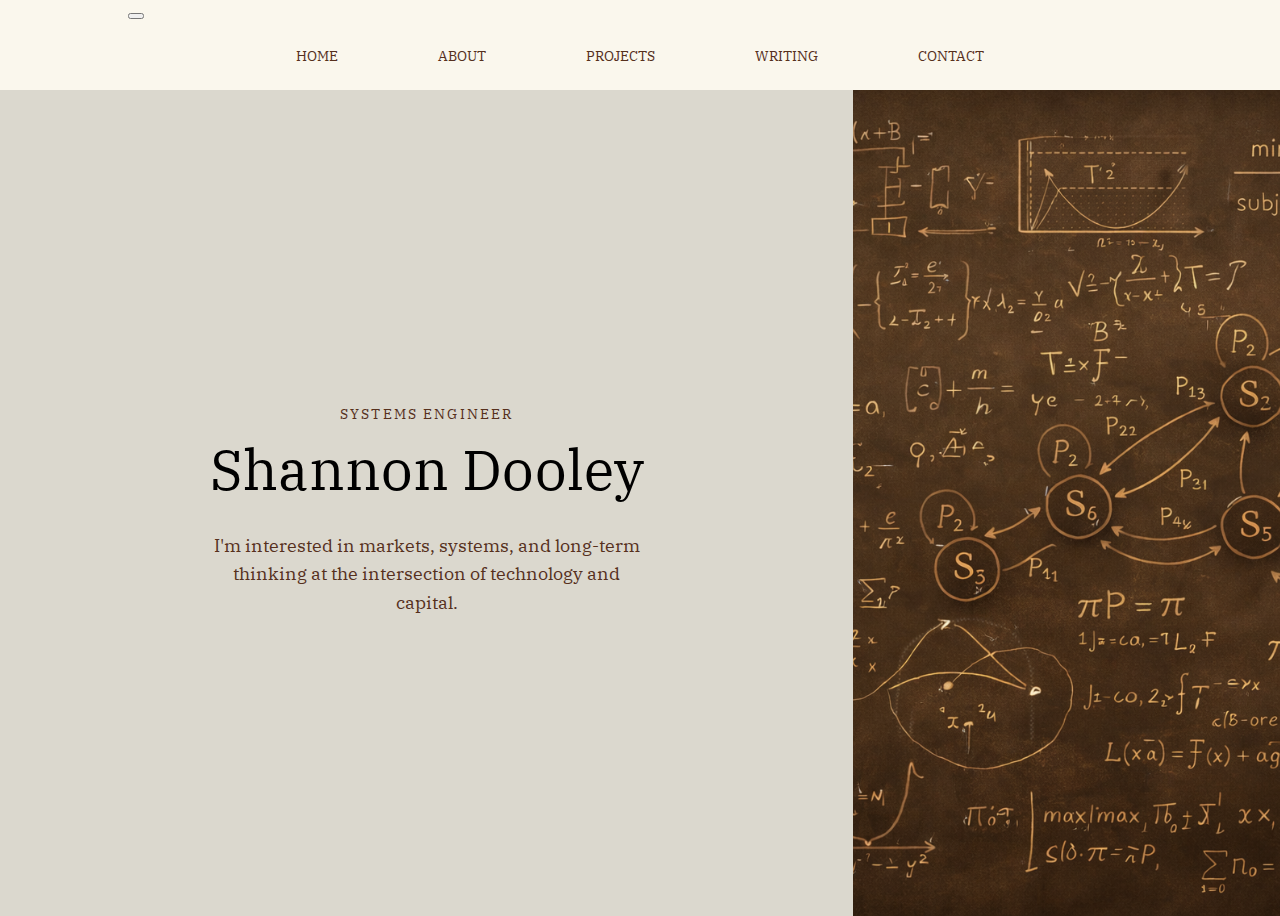
<file: index.html>
<!DOCTYPE html>
<html lang="en">
  <head>
    <link rel="preconnect" href="https://fonts.googleapis.com" />
    <link rel="preconnect" href="https://fonts.gstatic.com" crossorigin />
    <link
      href="https://fonts.googleapis.com/css2?family=IBM+Plex+Serif:ital,wght@0,100;0,200;0,300;0,400;0,500;0,600;0,700;1,100;1,200;1,300;1,400;1,500;1,600;1,700&family=Libre+Baskerville:ital,wght@0,400;0,700;1,400&display=swap"
      rel="stylesheet"
    />
    <meta charset="utf-8" />
    <meta name="viewport" content="width=device-width, initial-scale=1" />
    <link rel="icon" type="image/png" href="assets/icons/briefcase.png" />
    <link rel="stylesheet" href="styles.css" />
    <title>Shannon Dooley's Site</title>
  </head>
  <body>
    <header>
      <div class="container">
        <button class="mobile-menu-toggle" aria-label="Toggle menu">
          <span></span>
          <span></span>
          <span></span>
        </button>
        <nav>
          <ul>
            <li><a href="index.html">Home</a></li>
            <li><a href="about.html">About</a></li>
            <li><a href="projects.html">Projects</a></li>
            <li class="dropdown">
              <a href="writing.html" class="dropdown-link">Writing</a>
              <div class="dropdown-content">
                <a href="writing-market-analysis.html">Market Analysis</a>
                <a href="writing-book-reviews.html">Book Reviews</a>
                <a href="writing-essays.html">Essays</a>
              </div>
            </li>
            <li><a href="contact.html">Contact</a></li>
          </ul>
        </nav>
      </div>
    </header>
    <main>
      <section class="hero">
        <div class="hero-text">
          <div>
            <p class="role">Systems Engineer</p>
            <h1>Shannon Dooley</h1>
            <p class="description">
              I'm interested in markets, systems, and long-term thinking at the
              intersection of technology and capital.
            </p>
          </div>
        </div>

        <div class="hero-image">
          <img
            src="assets/images/hero.png"
            alt="linear algebra, markov chains, optimatization photo"
          />
        </div>
      </section>
    </main>
    <script src="main.js"></script>
  </body>
</html>
</file>
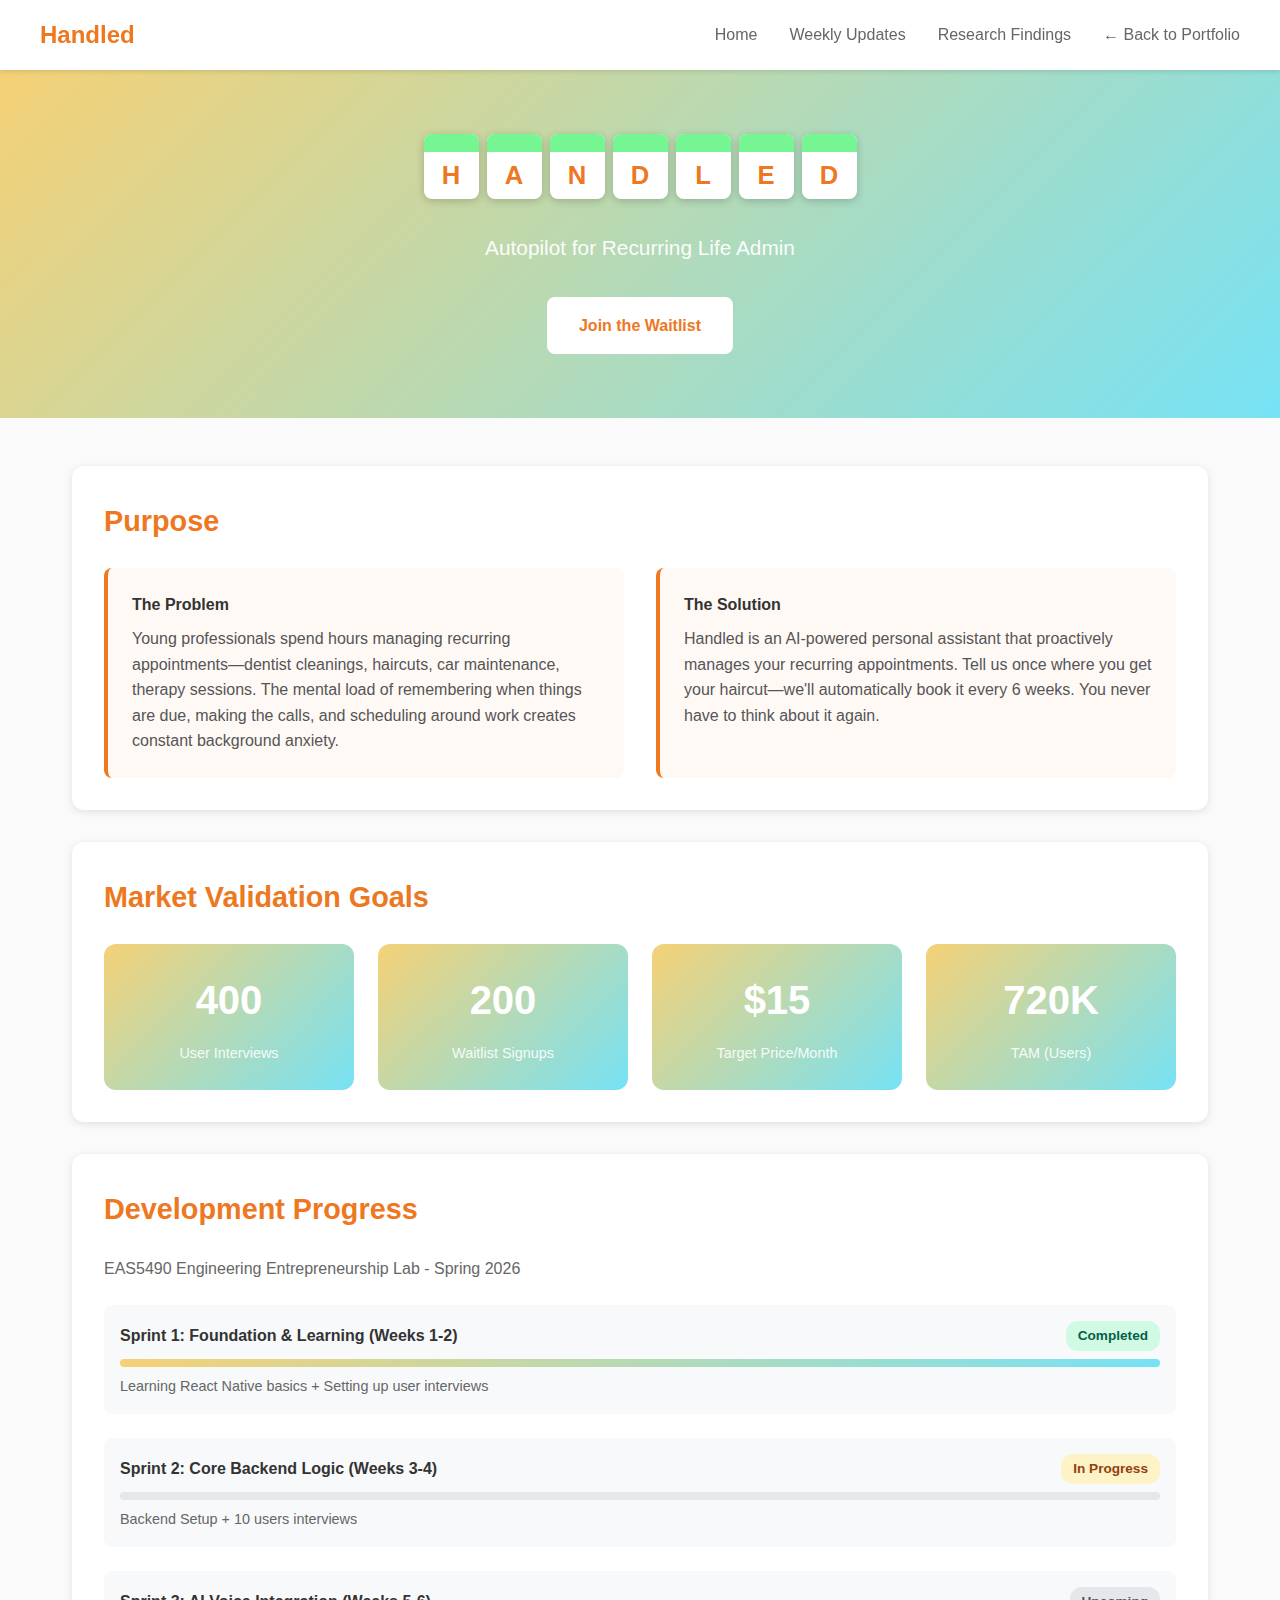
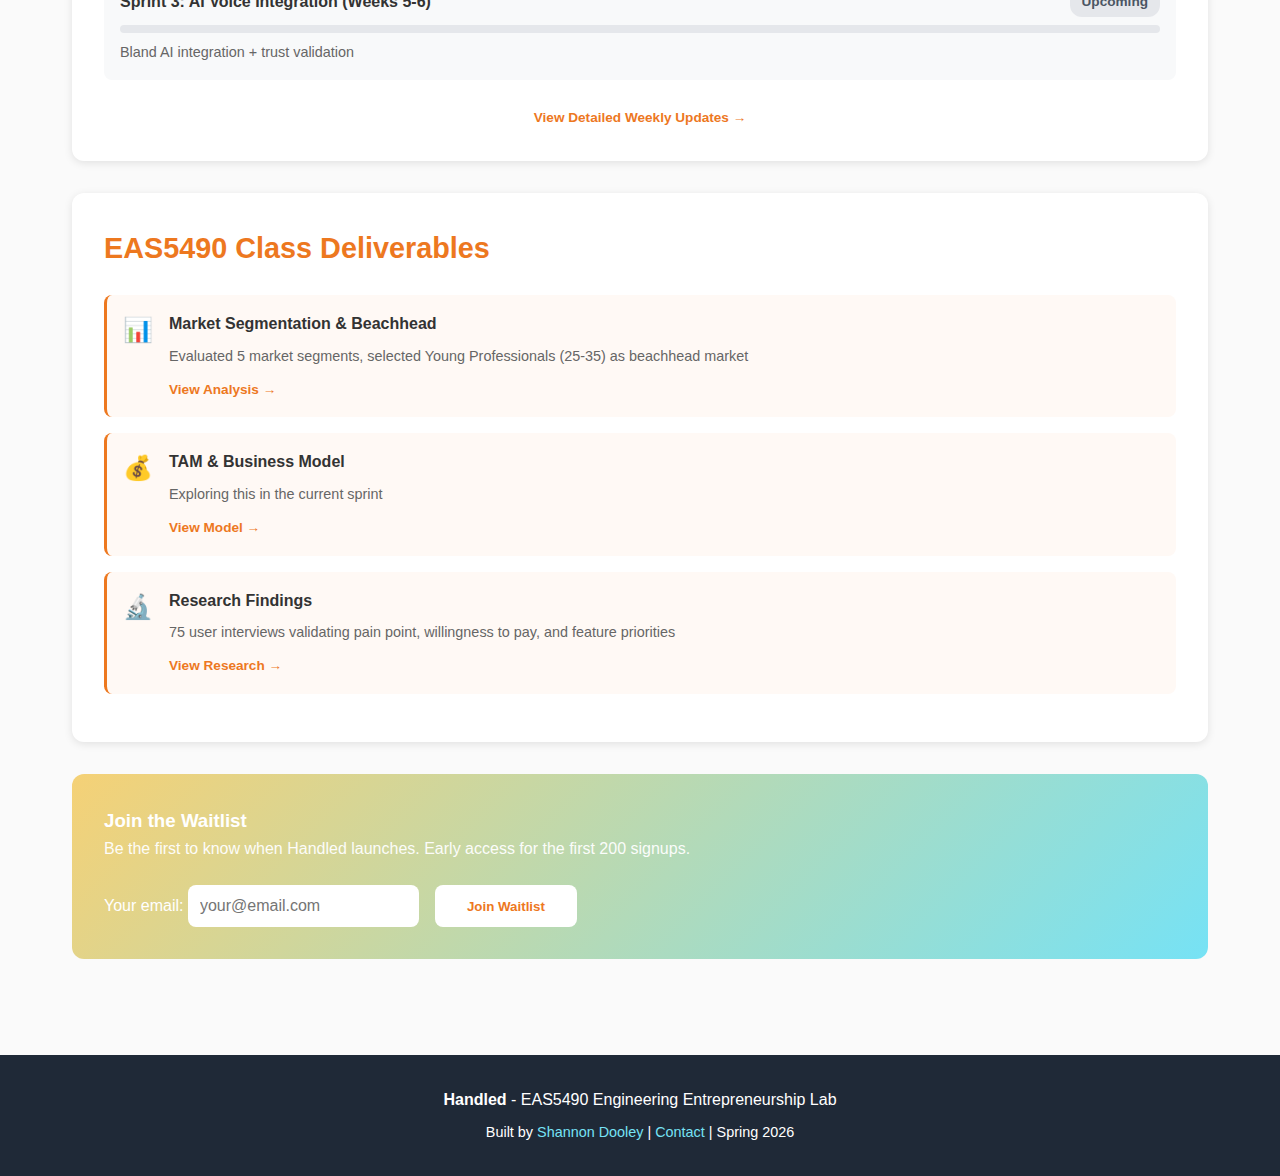
<file: projects/handled/index.html>
<!DOCTYPE html>
<html lang="en">
  <head>
    <meta charset="UTF-8" />
    <meta name="viewport" content="width=device-width, initial-scale=1.0" />
    <link rel="stylesheet" href="styles.css" />
    <title>Handled - Shannon Dooley</title>
  </head>
  <body>
    <!-- Navigation -->
    <nav class="nav">
      <div class="nav-content">
        <h1>Handled</h1>
        <ul class="nav-links">
          <li><a href="index.html">Home</a></li>
          <li><a href="progress.html">Weekly Updates</a></li>
          <li><a href="research.html">Research Findings</a></li>
          <li><a href="../../index.html">← Back to Portfolio</a></li>
        </ul>
      </div>
    </nav>

    <!-- Hero Section -->
    <div class="hero-section">
      <div class="brick-logo">
        <div class="brick">
          <div class="calendar-header"></div>
          <div class="letter">H</div>
        </div>
        <div class="brick">
          <div class="calendar-header"></div>
          <div class="letter">A</div>
        </div>
        <div class="brick">
          <div class="calendar-header"></div>
          <div class="letter">N</div>
        </div>
        <div class="brick">
          <div class="calendar-header"></div>
          <div class="letter">D</div>
        </div>
        <div class="brick">
          <div class="calendar-header"></div>
          <div class="letter">L</div>
        </div>
        <div class="brick">
          <div class="calendar-header"></div>
          <div class="letter">E</div>
        </div>
        <div class="brick">
          <div class="calendar-header"></div>
          <div class="letter">D</div>
        </div>
      </div>
      <p>Autopilot for Recurring Life Admin</p>
      <a href="#waitlist" class="cta-button">Join the Waitlist</a>
    </div>

    <!-- Main Content -->
    <div class="container">
      <!-- Problem & Solution -->
      <section class="section">
        <h3>Purpose</h3>
        <div class="problem-solution-grid">
          <div class="card">
            <h4>The Problem</h4>
            <p>
              Young professionals spend hours managing recurring
              appointments—dentist cleanings, haircuts, car maintenance, therapy
              sessions. The mental load of remembering when things are due,
              making the calls, and scheduling around work creates constant
              background anxiety.
            </p>
          </div>
          <div class="card">
            <h4>The Solution</h4>
            <p>
              Handled is an AI-powered personal assistant that proactively
              manages your recurring appointments. Tell us once where you get
              your haircut—we'll automatically book it every 6 weeks. You never
              have to think about it again.
            </p>
          </div>
        </div>
      </section>

      <!-- Market Validation Stats -->
      <section class="section">
        <h3>Market Validation Goals</h3>
        <div class="stats-grid">
          <div class="stat-card">
            <span class="number">400</span>
            <span class="label">User Interviews</span>
          </div>
          <div class="stat-card">
            <span class="number">200</span>
            <span class="label">Waitlist Signups</span>
          </div>
          <div class="stat-card">
            <span class="number">$15</span>
            <span class="label">Target Price/Month</span>
          </div>
          <div class="stat-card">
            <span class="number">720K</span>
            <span class="label">TAM (Users)</span>
          </div>
        </div>
      </section>

      <!-- Progress Tracker -->
      <section class="section">
        <h3>Development Progress</h3>
        <p style="margin-bottom: 1rem; color: #666">
          EAS5490 Engineering Entrepreneurship Lab - Spring 2026
        </p>
        <div class="progress-tracker">
          <div class="sprint">
            <div class="sprint-header">
              <span class="sprint-title"
                >Sprint 1: Foundation & Learning (Weeks 1-2)</span
              >
              <span class="sprint-status status-complete">Completed</span>
            </div>
            <div class="progress-bar">
              <div class="progress-fill" style="width: 100%"></div>
            </div>
            <p style="margin-top: 0.5rem; font-size: 0.9rem; color: #666">
              Learning React Native basics + Setting up user interviews
            </p>
          </div>

          <div class="sprint">
            <div class="sprint-header">
              <span class="sprint-title"
                >Sprint 2: Core Backend Logic (Weeks 3-4)</span
              >
              <span class="sprint-status status-in-progress">In Progress</span>
            </div>
            <div class="progress-bar">
              <div class="progress-fill" style="width: 0%"></div>
            </div>
            <p style="margin-top: 0.5rem; font-size: 0.9rem; color: #666">
              Backend Setup + 10 users interviews
            </p>
          </div>

          <div class="sprint">
            <div class="sprint-header">
              <span class="sprint-title"
                >Sprint 3: AI Voice Integration (Weeks 5-6)</span
              >
              <span class="sprint-status status-upcoming">Upcoming</span>
            </div>
            <div class="progress-bar">
              <div class="progress-fill" style="width: 0%"></div>
            </div>
            <p style="margin-top: 0.5rem; font-size: 0.9rem; color: #666">
              Bland AI integration + trust validation
            </p>
          </div>
        </div>
        <p style="margin-top: 1.5rem; text-align: center">
          <a href="progress.html" class="deliverable-link"
            >View Detailed Weekly Updates →</a
          >
        </p>
      </section>

      <!-- Class Deliverables -->
      <section class="section">
        <h3>EAS5490 Class Deliverables</h3>
        <div class="deliverables-list">
          <div class="deliverable-item">
            <div class="deliverable-icon">📊</div>
            <div class="deliverable-content">
              <h4>Market Segmentation & Beachhead</h4>
              <p>
                Evaluated 5 market segments, selected Young Professionals
                (25-35) as beachhead market
              </p>
              <a
                href="https://docs.google.com/presentation/d/1dcB2dG3PeB0gHvqABBRq_qJgNLN4_4tBzIs5GNjS_IA/edit?usp=sharing"
                class="deliverable-link"
                >View Analysis →</a
              >
            </div>
          </div>

          <div class="deliverable-item">
            <div class="deliverable-icon">💰</div>
            <div class="deliverable-content">
              <h4>TAM & Business Model</h4>
              <p>Exploring this in the current sprint</p>
              <a href="assets/business-model.pdf" class="deliverable-link"
                >View Model →</a
              >
            </div>
          </div>

          <div class="deliverable-item">
            <div class="deliverable-icon">🔬</div>
            <div class="deliverable-content">
              <h4>Research Findings</h4>
              <p>
                75 user interviews validating pain point, willingness to pay,
                and feature priorities
              </p>
              <a href="research.html" class="deliverable-link"
                >View Research →</a
              >
            </div>
          </div>
        </div>
      </section>

      <!-- Waitlist CTA -->
      <section class="waitlist-section" id="waitlist">
        <h3 style="color: white">Join the Waitlist</h3>
        <p style="margin-bottom: 1.5rem; opacity: 0.95">
          Be the first to know when Handled launches. Early access for the first
          200 signups.
        </p>
        <form
          class="waitlist-form"
          action="https://formspree.io/f/mbdowqak"
          method="POST"
        >
          <label>
            Your email:
            <input
              type="email"
              name="email"
              placeholder="your@email.com"
              required
            />
          </label>
          <button type="submit">Join Waitlist</button>
        </form>
      </section>
    </div>

    <!-- Footer -->
    <footer>
      <p><strong>Handled</strong> - EAS5490 Engineering Entrepreneurship Lab</p>
      <p style="margin-top: 0.5rem; font-size: 0.9rem">
        Built by <a href="../../index.html">Shannon Dooley</a> |
        <a href="mailto:dooleys@seas.upenn.edu">Contact</a> | Spring 2026
      </p>
    </footer>
  </body>
</html>
</file>
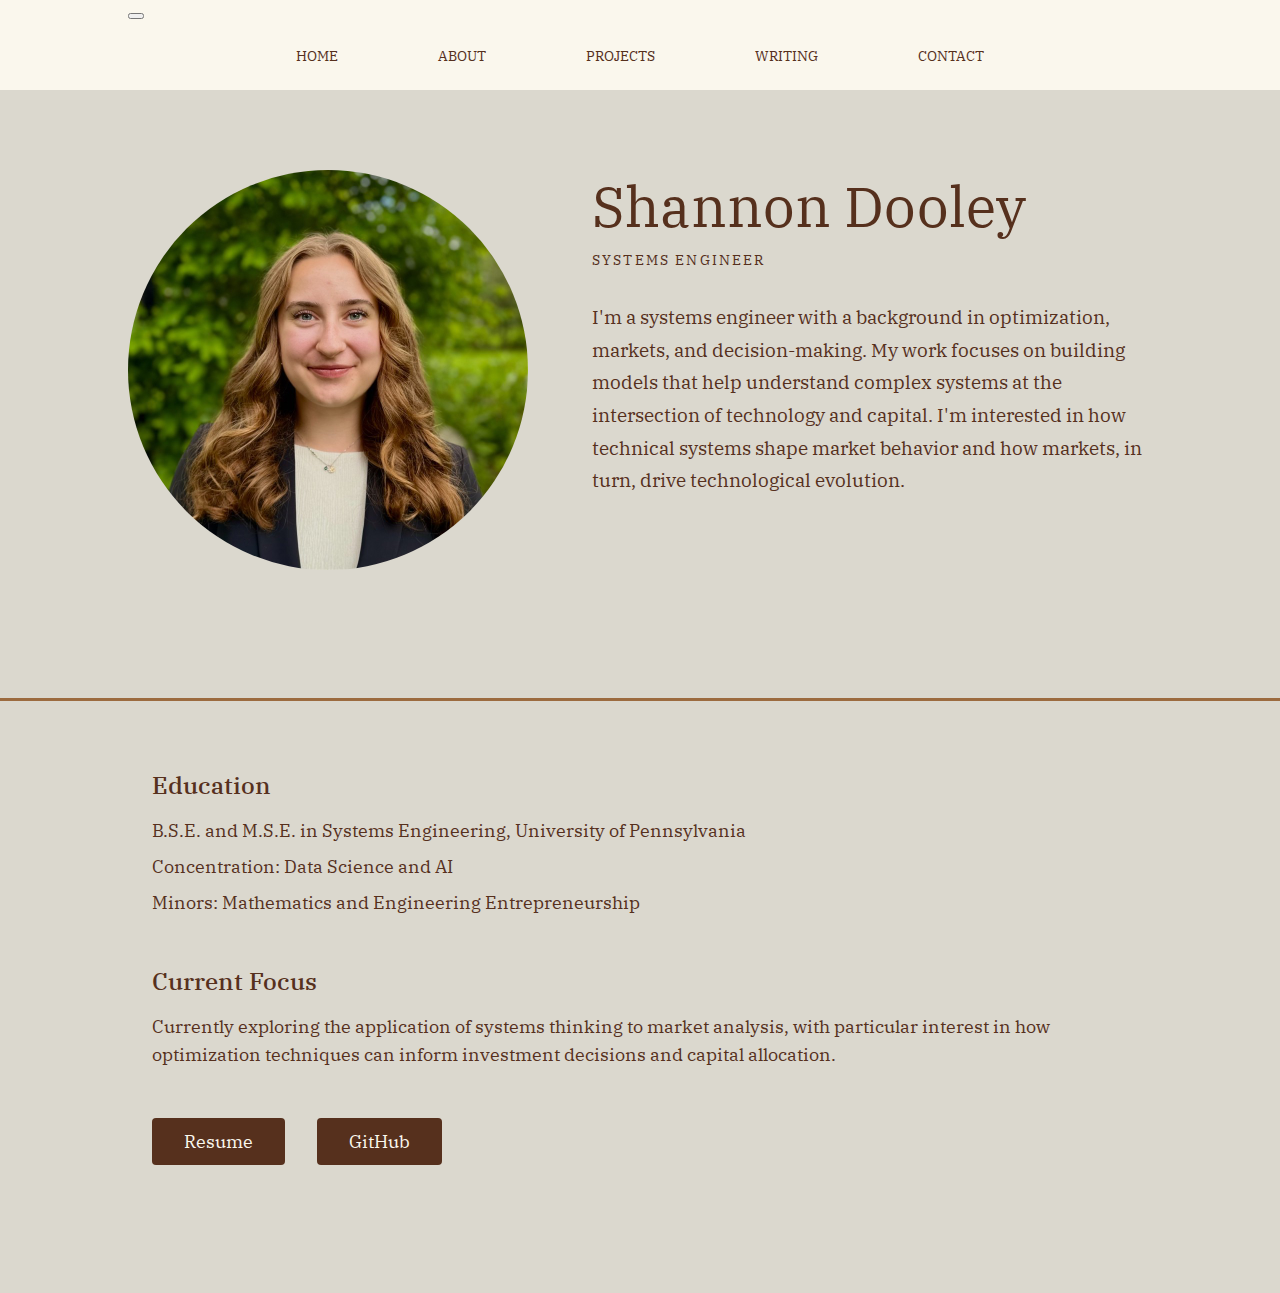
<file: about.html>
<!DOCTYPE html>
<html lang="en">
  <head>
    <link rel="preconnect" href="https://fonts.googleapis.com" />
    <link rel="preconnect" href="https://fonts.gstatic.com" crossorigin />
    <link
      href="https://fonts.googleapis.com/css2?family=IBM+Plex+Serif:ital,wght@0,100;0,200;0,300;0,400;0,500;0,600;0,700;1,100;1,200;1,300;1,400;1,500;1,600;1,700&family=Libre+Baskerville:ital,wght@0,400;0,700;1,400&display=swap"
      rel="stylesheet"
    />
    <meta charset="utf-8" />
    <meta name="viewport" content="width=device-width, initial-scale=1" />
    <link rel="stylesheet" href="styles.css" />
    <link rel="icon" type="image/png" href="assets/icons/briefcase.png" />

    <title>About - Shannon Dooley</title>
  </head>
  <body>
    <header>
      <div class="container">
        <button class="mobile-menu-toggle" aria-label="Toggle menu">
          <span></span>
          <span></span>
          <span></span>
        </button>
        <nav>
          <ul>
            <li><a href="index.html">Home</a></li>
            <li><a href="about.html">About</a></li>
            <li><a href="projects.html">Projects</a></li>
            <li class="dropdown">
              <a href="writing.html">Writing</a>
              <div class="dropdown-content">
                <a href="writing-market-analysis.html">Market Analysis</a>
                <a href="writing-book-reviews.html">Book Reviews</a>
                <a href="writing-essays.html">Essays</a>
              </div>
            </li>
            <li><a href="contact.html">Contact</a></li>
          </ul>
        </nav>
      </div>
    </header>
    <main>
      <section class="about-hero">
        <div class="container">
          <div class="about-intro">
            <div class="headshot">
              <img
                src="assets/images/headshot.jpeg"
                alt="Shannon Dooley headshot"
              />
            </div>
            <div class="about-text">
              <h1>Shannon Dooley</h1>
              <p class="subtitle">Systems Engineer</p>
              <p class="bio">
                I'm a systems engineer with a background in optimization,
                markets, and decision-making. My work focuses on building models
                that help understand complex systems at the intersection of
                technology and capital. I'm interested in how technical systems
                shape market behavior and how markets, in turn, drive
                technological evolution.
              </p>
            </div>
          </div>
        </div>
      </section>

      <section class="about-details">
        <div class="container">
          <div class="detail-section">
            <h2>Education</h2>
            <p>
              B.S.E. and M.S.E. in Systems Engineering, University of
              Pennsylvania
            </p>
            <p>Concentration: Data Science and AI</p>
            <p>Minors: Mathematics and Engineering Entrepreneurship</p>
          </div>

          <div class="detail-section">
            <h2>Current Focus</h2>
            <p>
              Currently exploring the application of systems thinking to market
              analysis, with particular interest in how optimization techniques
              can inform investment decisions and capital allocation.
            </p>
          </div>

          <div class="detail-section links">
            <a href="assets/documents/Dooley,Shannon.pdf" target="_blank"
              >Resume</a
            >
            <a href="https://github.com/dooleys1" target="_blank">GitHub</a>
          </div>
        </div>
      </section>
    </main>
    <script src="main.js"></script>
  </body>
</html>
</file>
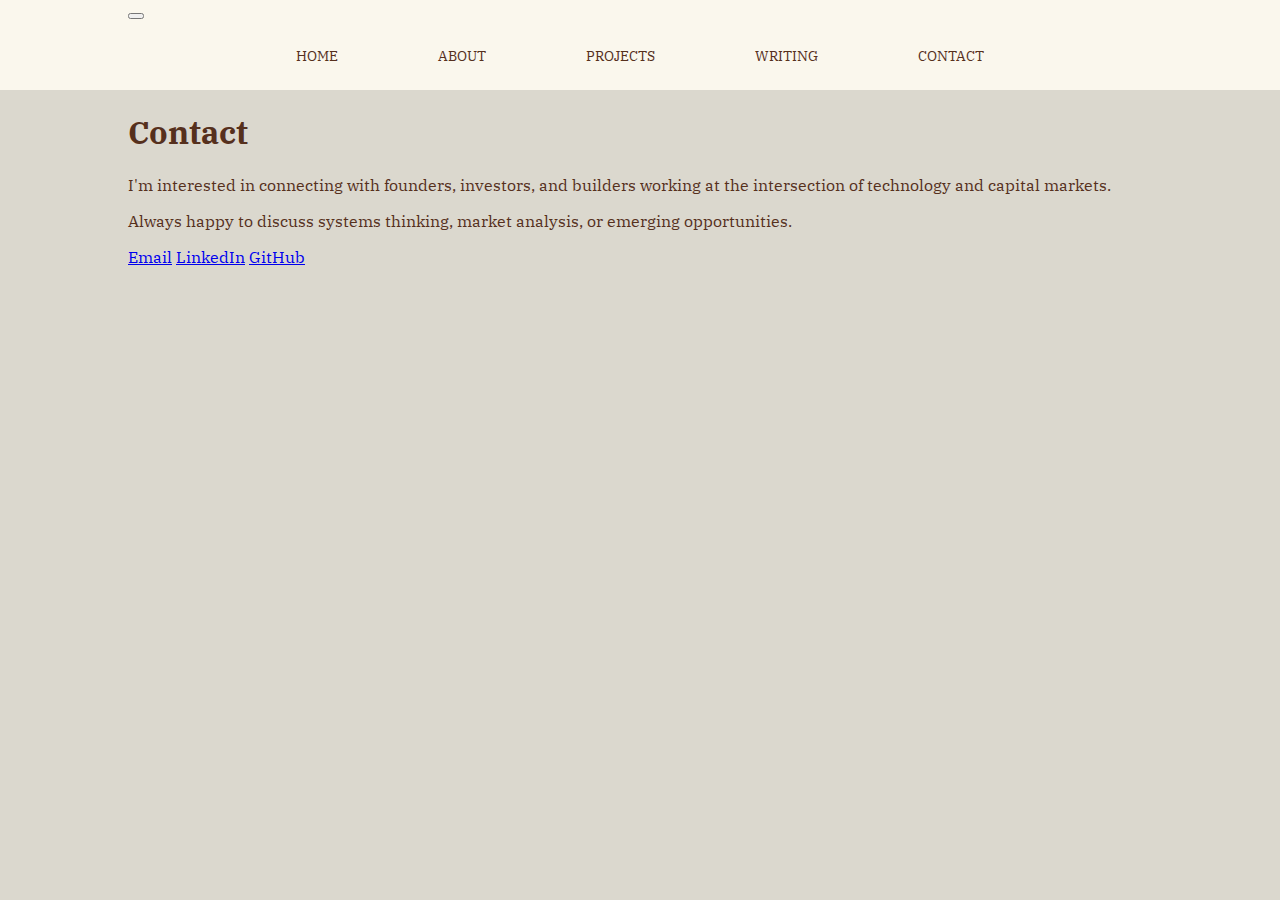
<file: contact.html>
<!DOCTYPE html>
<html lang="en">
  <head>
    <link rel="preconnect" href="https://fonts.googleapis.com" />
    <link rel="preconnect" href="https://fonts.gstatic.com" crossorigin />
    <link
      href="https://fonts.googleapis.com/css2?family=IBM+Plex+Serif:ital,wght@0,100;0,200;0,300;0,400;0,500;0,600;0,700;1,100;1,200;1,300;1,400;1,500;1,600;1,700&family=Libre+Baskerville:ital,wght@0,400;0,700;1,400&display=swap"
      rel="stylesheet"
    />
    <meta charset="utf-8" />
    <meta name="viewport" content="width=device-width, initial-scale=1" />
    <link rel="stylesheet" href="styles.css" />
    <link rel="icon" type="image/png" href="assets/icons/briefcase.png" />

    <title>Contact - Shannon Dooley</title>
  </head>
  <body>
    <header>
      <div class="container">
        <button class="mobile-menu-toggle" aria-label="Toggle menu">
          <span></span>
          <span></span>
          <span></span>
        </button>
        <nav>
          <ul>
            <li><a href="index.html">Home</a></li>
            <li><a href="about.html">About</a></li>
            <li><a href="projects.html">Projects</a></li>
            <li class="dropdown">
              <a href="writing.html">Writing</a>
              <div class="dropdown-content">
                <a href="writing-market-analysis.html">Market Analysis</a>
                <a href="writing-book-reviews.html">Book Reviews</a>
                <a href="writing-essays.html">Essays</a>
              </div>
            </li>
            <li><a href="contact.html">Contact</a></li>
          </ul>
        </nav>
      </div>
    </header>
    <main>
      <section class="contact-section">
        <div class="container">
          <h1>Contact</h1>
          <p class="contact-intro">
            I'm interested in connecting with founders, investors, and builders
            working at the intersection of technology and capital markets.
          </p>
          <p class="contact-intro">
            Always happy to discuss systems thinking, market analysis, or
            emerging opportunities.
          </p>

          <div class="contact-links">
            <a href="mailto:sdooley7117@gmail.com" class="contact-button"
              >Email</a
            >
            <a
              href="https://www.linkedin.com/in/shannondooley11"
              target="_blank"
              class="contact-button"
              >LinkedIn</a
            >
            <a
              href="https://github.com/dooleys1"
              target="_blank"
              class="contact-button"
              >GitHub</a
            >
          </div>
        </div>
      </section>
    </main>
    <script src="main.js"></script>
  </body>
</html>
</file>
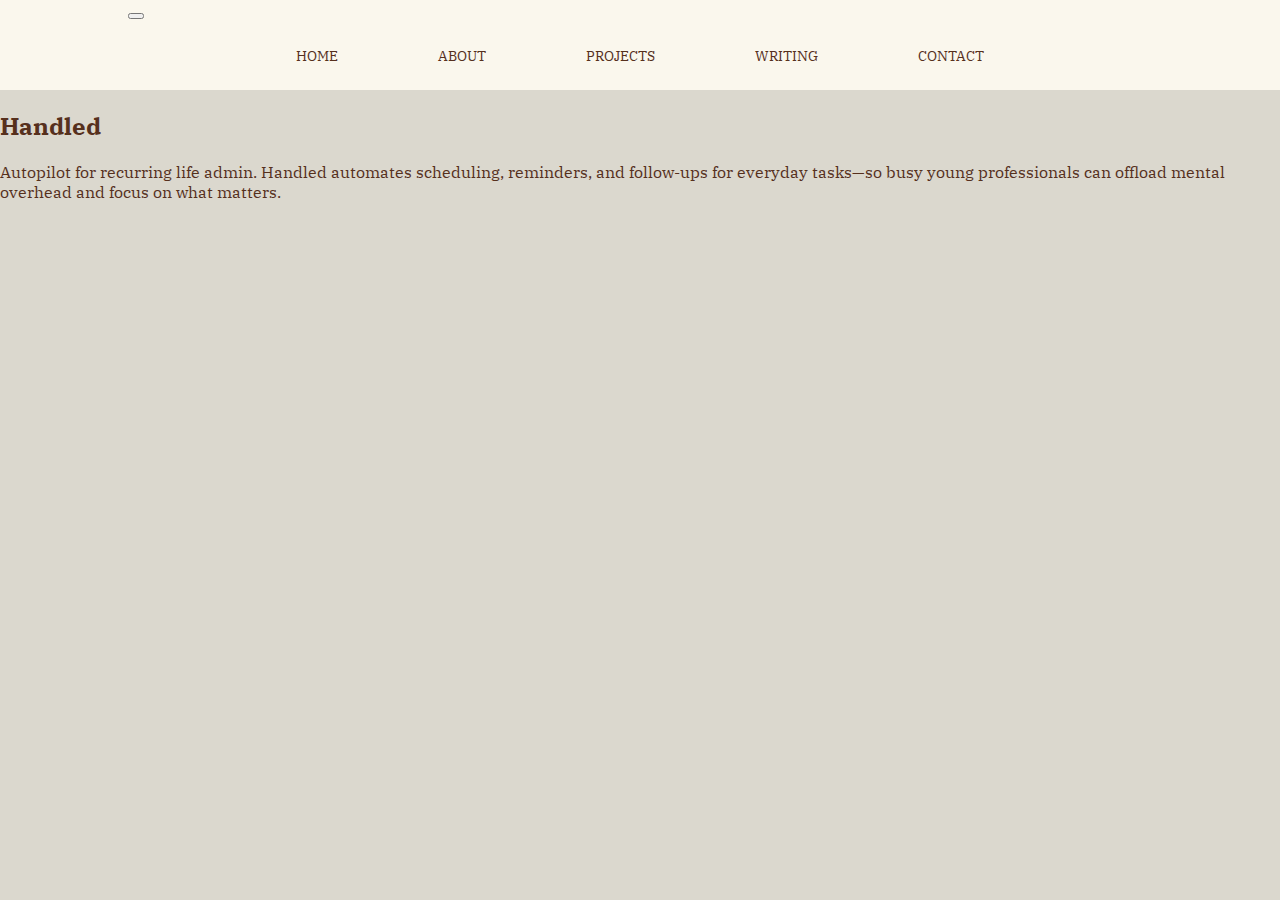
<file: projects.html>
<!DOCTYPE html>
<html lang="en">
  <head>
    <link rel="preconnect" href="https://fonts.googleapis.com" />
    <link rel="preconnect" href="https://fonts.gstatic.com" crossorigin />
    <link
      href="https://fonts.googleapis.com/css2?family=IBM+Plex+Serif:ital,wght@0,100;0,200;0,300;0,400;0,500;0,600;0,700;1,100;1,200;1,300;1,400;1,500;1,600;1,700&family=Libre+Baskerville:ital,wght@0,400;0,700;1,400&display=swap"
      rel="stylesheet"
    />
    <meta charset="utf-8" />
    <meta name="viewport" content="width=device-width, initial-scale=1" />
    <link rel="stylesheet" href="styles.css" />
    <link rel="icon" type="image/png" href="assets/icons/briefcase.png" />

    <title>Projects - Shannon Dooley</title>
  </head>
  <body>
    <header>
      <div class="container">
        <button class="mobile-menu-toggle" aria-label="Toggle menu">
          <span></span>
          <span></span>
          <span></span>
        </button>
        <nav>
          <ul>
            <li><a href="index.html">Home</a></li>
            <li><a href="about.html">About</a></li>
            <li><a href="projects.html">Projects</a></li>
            <li class="dropdown">
              <a href="writing.html">Writing</a>
              <div class="dropdown-content">
                <a href="writing-market-analysis.html">Market Analysis</a>
                <a href="writing-book-reviews.html">Book Reviews</a>
                <a href="writing-essays.html">Essays</a>
              </div>
            </li>
            <li><a href="contact.html">Contact</a></li>
          </ul>
        </nav>
      </div>
    </header>
    <main>
      <section class="page-content">
        <div
          class="project-card clickable-card"
          id="handled-card"
          data-href="projects/handled/index.html"
        >
          <h2>Handled</h2>
          <p class="project-description">
            Autopilot for recurring life admin. Handled automates scheduling,
            reminders, and follow-ups for everyday tasks—so busy young
            professionals can offload mental overhead and focus on what matters.
          </p>
        </div>
      </section>
    </main>
    <script src="main.js" defer></script>
  </body>
</html>
</file>
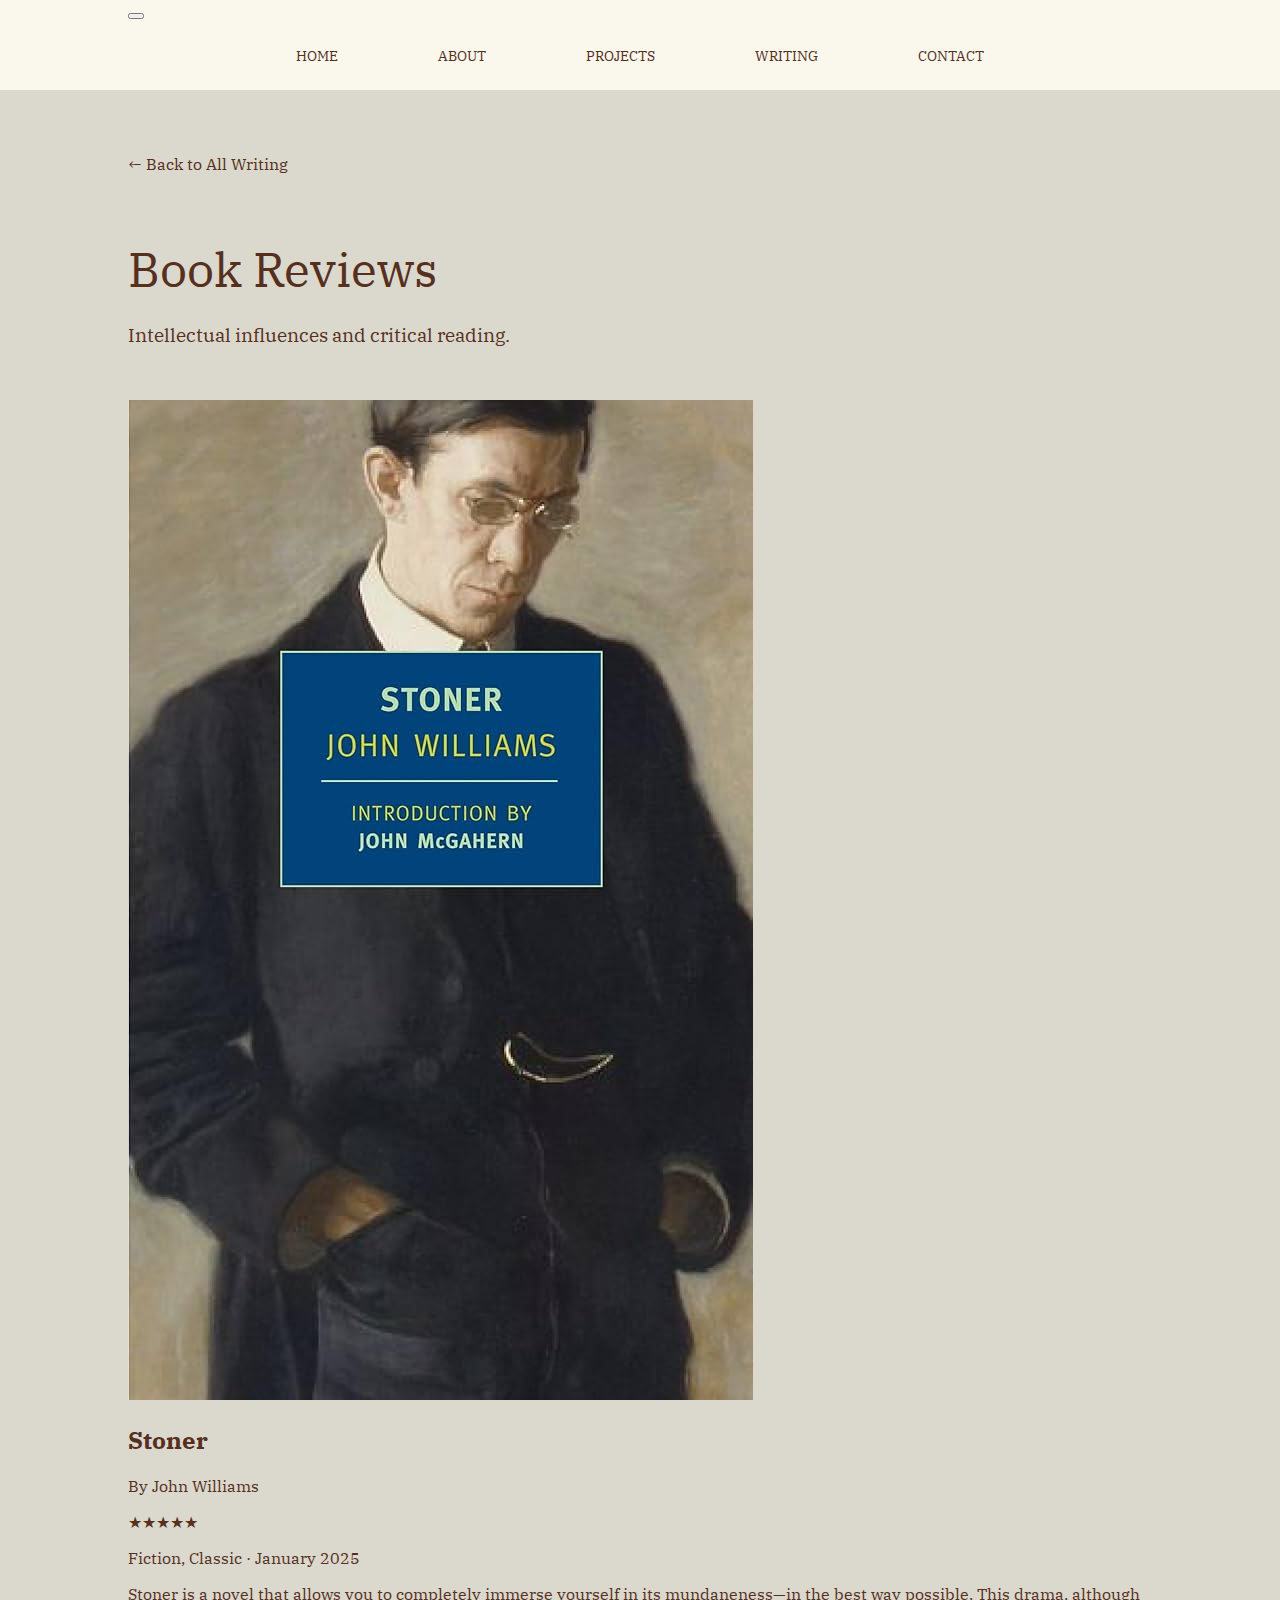
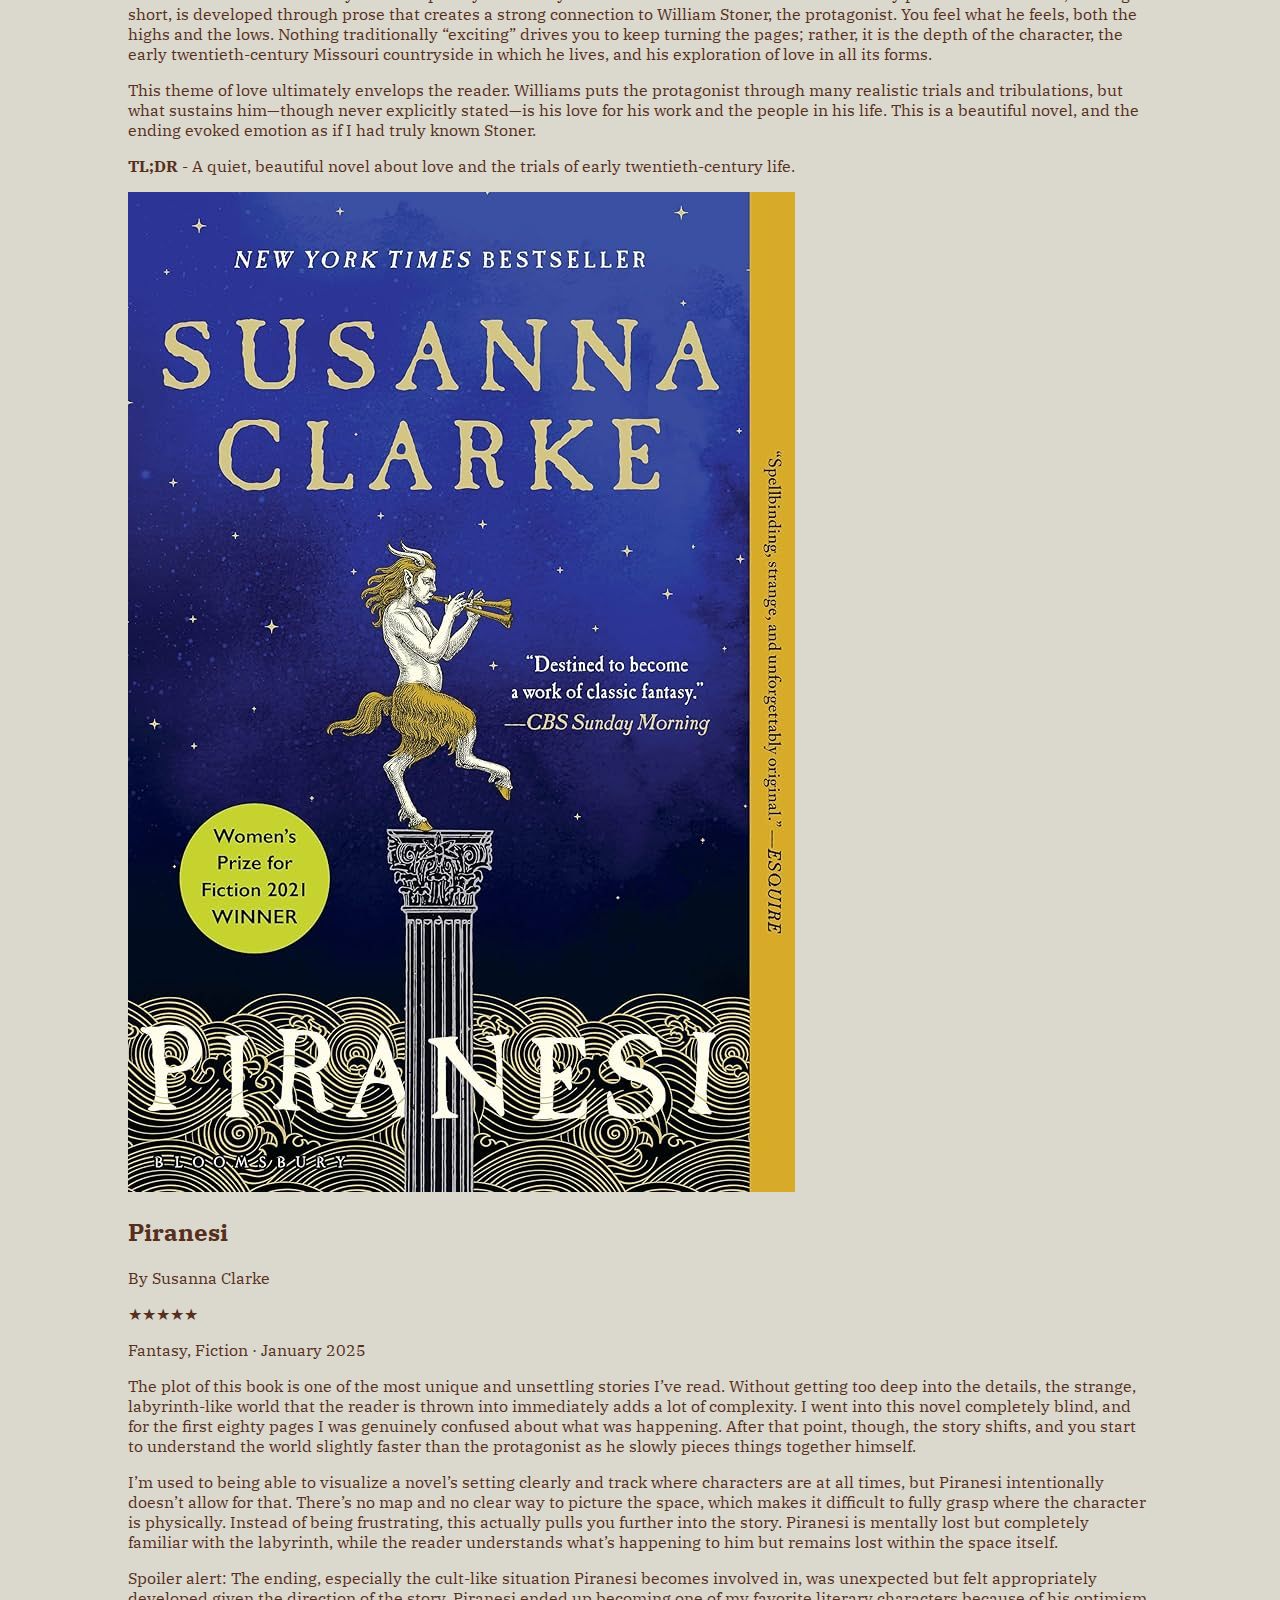
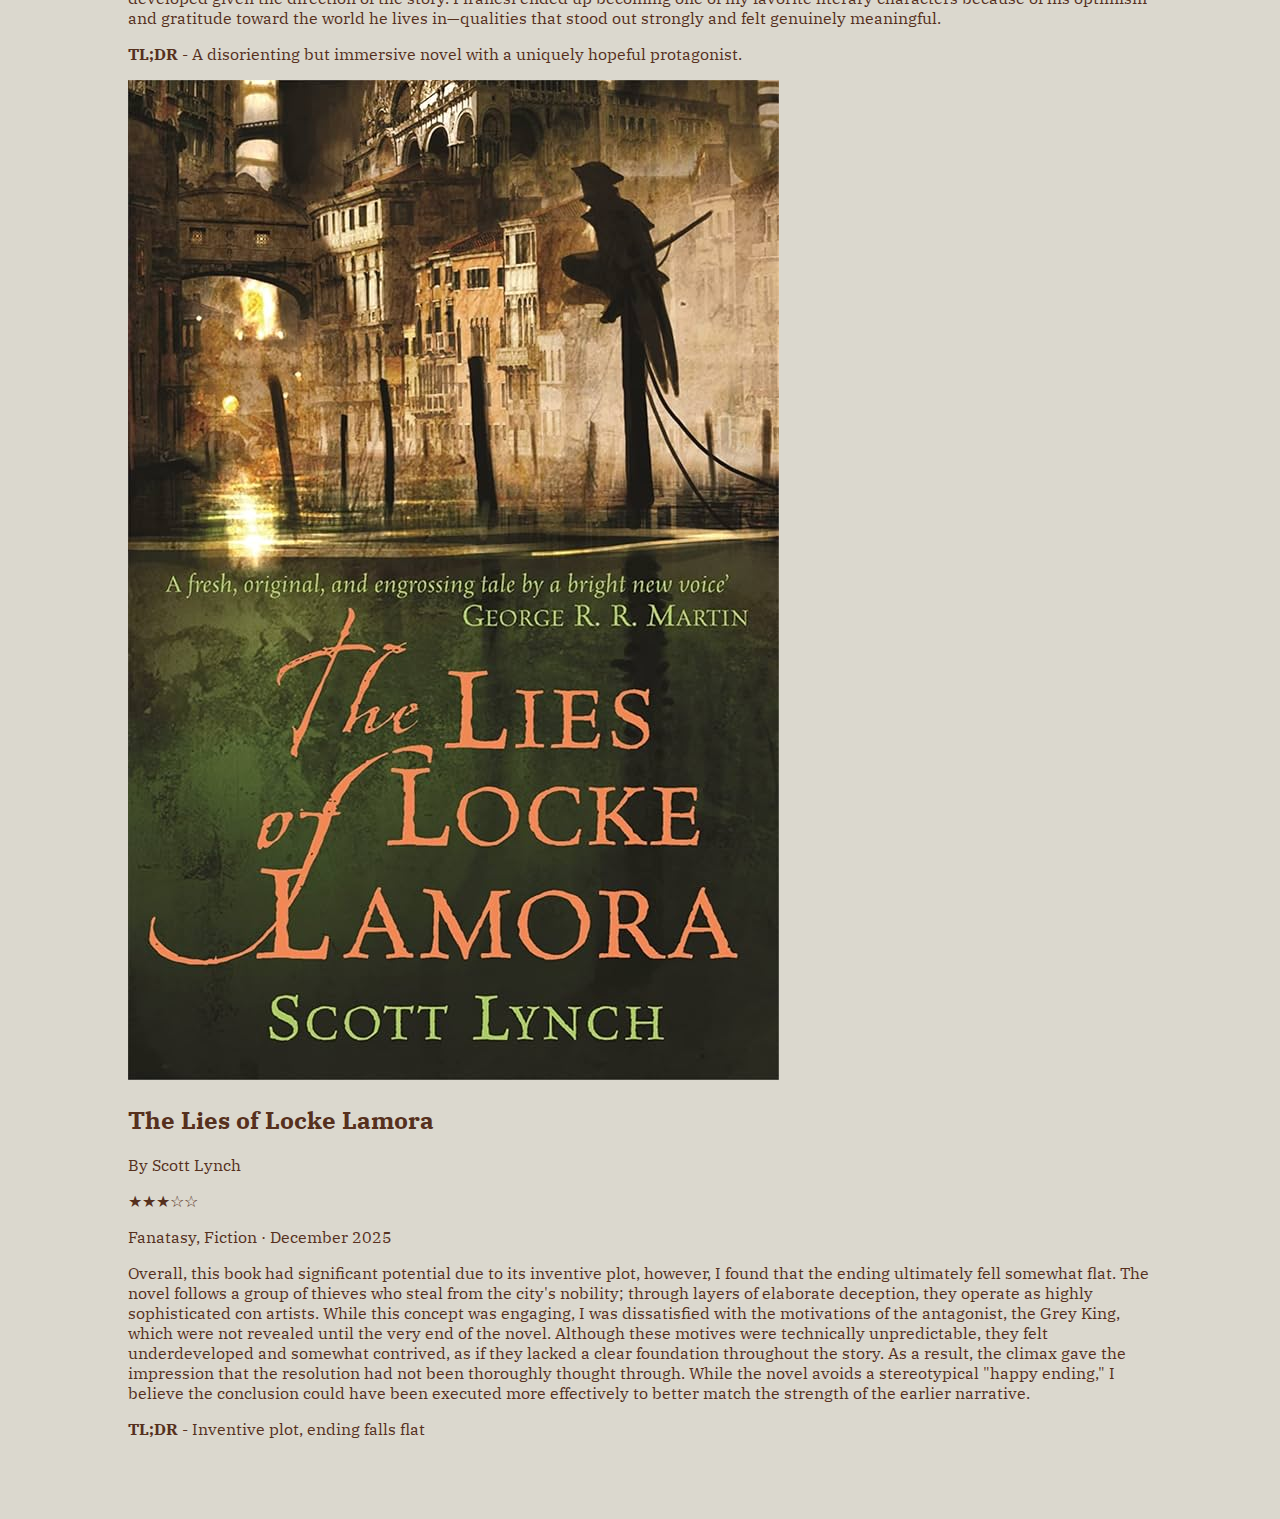
<file: writing-book-reviews.html>
<!DOCTYPE html>
<html lang="en">
  <head>
    <link rel="preconnect" href="https://fonts.googleapis.com" />
    <link rel="preconnect" href="https://fonts.gstatic.com" crossorigin />
    <link
      href="https://fonts.googleapis.com/css2?family=IBM+Plex+Serif:ital,wght@0,100;0,200;0,300;0,400;0,500;0,600;0,700;1,100;1,200;1,300;1,400;1,500;1,600;1,700&family=Libre+Baskerville:ital,wght@0,400;0,700;1,400&display=swap"
      rel="stylesheet"
    />
    <meta charset="utf-8" />
    <meta name="viewport" content="width=device-width, initial-scale=1" />
    <link rel="stylesheet" href="styles.css" />
    <link rel="icon" type="image/png" href="assets/icons/briefcase.png" />

    <title>Book Reviews - Shannon Dooley</title>
  </head>
  <body>
    <header>
      <div class="container">
        <button class="mobile-menu-toggle" aria-label="Toggle menu">
          <span></span>
          <span></span>
          <span></span>
        </button>
        <nav>
          <ul>
            <li><a href="index.html">Home</a></li>
            <li><a href="about.html">About</a></li>
            <li><a href="projects.html">Projects</a></li>
            <li class="dropdown">
              <a href="writing.html">Writing</a>
              <div class="dropdown-content">
                <a href="writing-market-analysis.html">Market Analysis</a>
                <a href="writing-book-reviews.html">Book Reviews</a>
                <a href="writing-essays.html">Essays</a>
              </div>
            </li>
            <li><a href="contact.html">Contact</a></li>
          </ul>
        </nav>
      </div>
    </header>
    <main>
      <section class="writing-section">
        <div class="container">
          <a href="writing.html" class="back-link">← Back to All Writing</a>

          <h1>Book Reviews</h1>
          <p>Intellectual influences and critical reading.</p>
          <!-- Book Review 3 -->
          <div class="book-review">
            <div class="book-cover">
              <img src="assets/images/stoner.jpg" alt="Stoner book cover" />
            </div>
            <div class="book-content">
              <h2 class="book-title">Stoner</h2>
              <p class="book-author">By John Williams</p>
              <div class="book-rating">★★★★★</div>
              <p class="book-meta">Fiction, Classic · January 2025</p>

              <div class="book-review-text">
                <p>
                  Stoner is a novel that allows you to completely immerse
                  yourself in its mundaneness—in the best way possible. This
                  drama, although short, is developed through prose that creates
                  a strong connection to William Stoner, the protagonist. You
                  feel what he feels, both the highs and the lows. Nothing
                  traditionally “exciting” drives you to keep turning the pages;
                  rather, it is the depth of the character, the early
                  twentieth-century Missouri countryside in which he lives, and
                  his exploration of love in all its forms.
                </p>

                <p>
                  This theme of love ultimately envelops the reader. Williams
                  puts the protagonist through many realistic trials and
                  tribulations, but what sustains him—though never explicitly
                  stated—is his love for his work and the people in his life.
                  This is a beautiful novel, and the ending evoked emotion as if
                  I had truly known Stoner.
                </p>
              </div>
              <p class="book-tldr">
                <strong>TL;DR</strong> - A quiet, beautiful novel about love and
                the trials of early twentieth-century life.
              </p>
            </div>
          </div>

          <!-- Book Review 2 -->
          <div class="book-review">
            <div class="book-cover">
              <img src="assets/images/piranesi.jpg" alt="Piranesi book cover" />
            </div>
            <div class="book-content">
              <h2 class="book-title">Piranesi</h2>
              <p class="book-author">By Susanna Clarke</p>
              <div class="book-rating">★★★★★</div>
              <p class="book-meta">Fantasy, Fiction · January 2025</p>

              <div class="book-review-text">
                <p>
                  The plot of this book is one of the most unique and unsettling
                  stories I’ve read. Without getting too deep into the details,
                  the strange, labyrinth-like world that the reader is thrown
                  into immediately adds a lot of complexity. I went into this
                  novel completely blind, and for the first eighty pages I was
                  genuinely confused about what was happening. After that point,
                  though, the story shifts, and you start to understand the
                  world slightly faster than the protagonist as he slowly pieces
                  things together himself.
                </p>
                <p>
                  I’m used to being able to visualize a novel’s setting clearly
                  and track where characters are at all times, but Piranesi
                  intentionally doesn’t allow for that. There’s no map and no
                  clear way to picture the space, which makes it difficult to
                  fully grasp where the character is physically. Instead of
                  being frustrating, this actually pulls you further into the
                  story. Piranesi is mentally lost but completely familiar with
                  the labyrinth, while the reader understands what’s happening
                  to him but remains lost within the space itself.
                </p>
                <p>
                  Spoiler alert: The ending, especially the cult-like situation
                  Piranesi becomes involved in, was unexpected but felt
                  appropriately developed given the direction of the story.
                  Piranesi ended up becoming one of my favorite literary
                  characters because of his optimism and gratitude toward the
                  world he lives in—qualities that stood out strongly and felt
                  genuinely meaningful.
                </p>
              </div>

              <p class="book-tldr">
                <strong>TL;DR</strong> - A disorienting but immersive novel with
                a uniquely hopeful protagonist.
              </p>
            </div>
          </div>
          <!-- Book Review 1 -->
          <div class="book-review">
            <div class="book-cover">
              <img
                src="assets/images/locke-lamora.jpg"
                alt="The Lies of Locke Lamora book cover"
              />
            </div>
            <div class="book-content">
              <h2 class="book-title">The Lies of Locke Lamora</h2>
              <p class="book-author">By Scott Lynch</p>
              <div class="book-rating">★★★☆☆</div>
              <p class="book-meta">Fanatasy, Fiction · December 2025</p>

              <div class="book-review-text">
                <p>
                  Overall, this book had significant potential due to its
                  inventive plot, however, I found that the ending ultimately
                  fell somewhat flat. The novel follows a group of thieves who
                  steal from the city's nobility; through layers of elaborate
                  deception, they operate as highly sophisticated con artists.
                  While this concept was engaging, I was dissatisfied with the
                  motivations of the antagonist, the Grey King, which were not
                  revealed until the very end of the novel. Although these
                  motives were technically unpredictable, they felt
                  underdeveloped and somewhat contrived, as if they lacked a
                  clear foundation throughout the story. As a result, the climax
                  gave the impression that the resolution had not been
                  thoroughly thought through. While the novel avoids a
                  stereotypical "happy ending," I believe the conclusion could
                  have been executed more effectively to better match the
                  strength of the earlier narrative.
                </p>
              </div>

              <p class="book-tldr">
                <strong>TL;DR</strong> - Inventive plot, ending falls flat
              </p>
            </div>
          </div>
        </div>
      </section>
    </main>
    <script src="main.js"></script>
  </body>
</html>
</file>
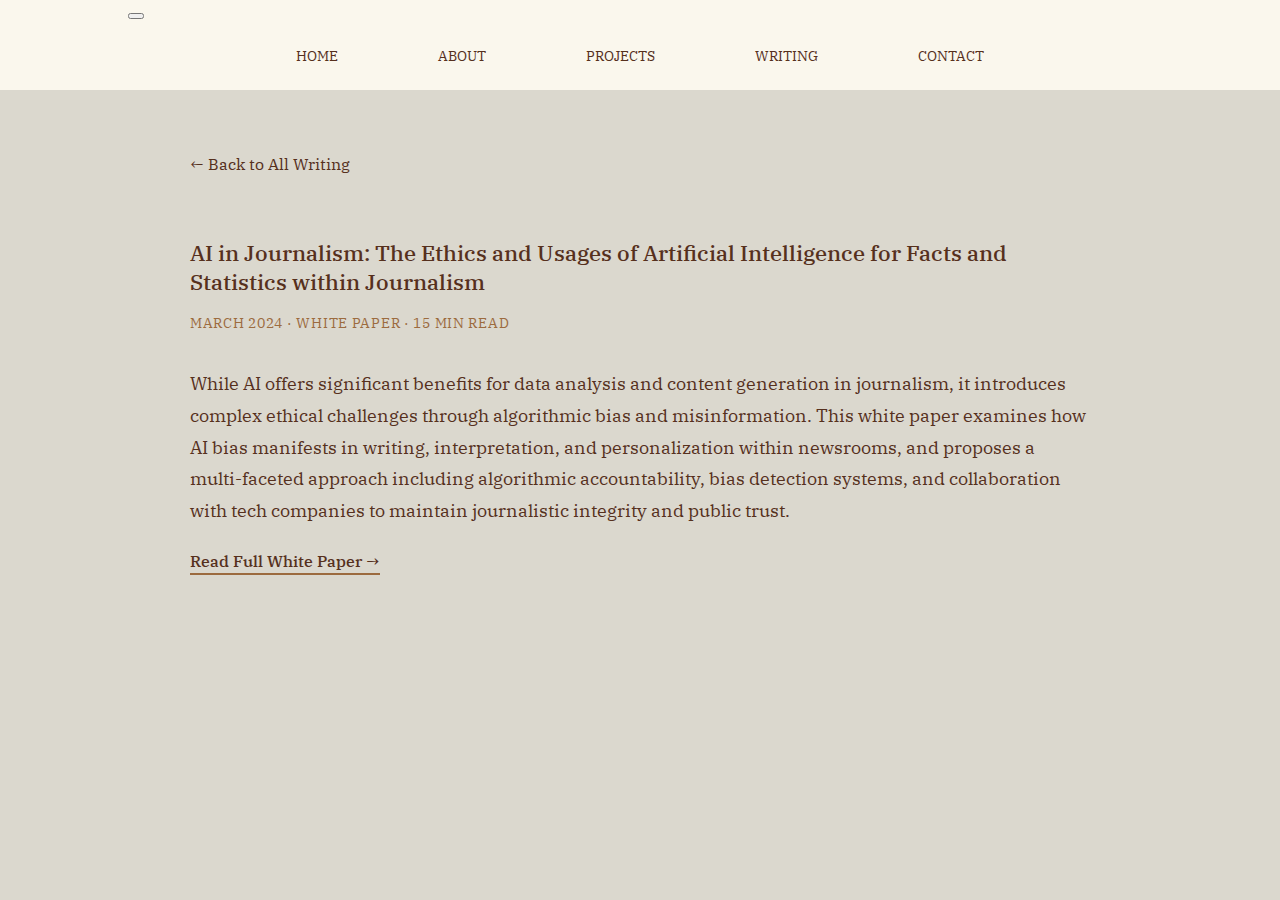
<file: writing-essays.html>
<!DOCTYPE html>
<html lang="en">
  <head>
    <link rel="preconnect" href="https://fonts.googleapis.com" />
    <link rel="preconnect" href="https://fonts.gstatic.com" crossorigin />
    <link
      href="https://fonts.googleapis.com/css2?family=IBM+Plex+Serif:ital,wght@0,100;0,200;0,300;0,400;0,500;0,600;0,700;1,100;1,200;1,300;1,400;1,500;1,600;1,700&family=Libre+Baskerville:ital,wght@0,400;0,700;1,400&display=swap"
      rel="stylesheet"
    />
    <meta charset="utf-8" />
    <meta name="viewport" content="width=device-width, initial-scale=1" />
    <link rel="stylesheet" href="styles.css" />
    <link rel="icon" type="image/png" href="assets/icons/briefcase.png" />

    <title>Essays - Shannon Dooley</title>
  </head>
  <body>
    <header>
      <div class="container">
        <button class="mobile-menu-toggle" aria-label="Toggle menu">
          <span></span>
          <span></span>
          <span></span>
        </button>
        <nav>
          <ul>
            <li><a href="index.html">Home</a></li>
            <li><a href="about.html">About</a></li>
            <li><a href="projects.html">Projects</a></li>
            <li class="dropdown">
              <a href="writing.html">Writing</a>
              <div class="dropdown-content">
                <a href="writing-market-analysis.html">Market Analysis</a>
                <a href="writing-book-reviews.html">Book Reviews</a>
                <a href="writing-essays.html">Essays</a>
              </div>
            </li>
            <li><a href="contact.html">Contact</a></li>
          </ul>
        </nav>
      </div>
    </header>
    <main>
      <section class="essay-content">
        <div class="container">
          <a href="writing.html" class="back-link">← Back to All Writing</a>
          <h3>
            AI in Journalism: The Ethics and Usages of Artificial Intelligence
            for Facts and Statistics within Journalism
          </h3>
          <p class="date">March 2024 · White Paper · 15 min read</p>
          <p class="preview">
            While AI offers significant benefits for data analysis and content
            generation in journalism, it introduces complex ethical challenges
            through algorithmic bias and misinformation. This white paper
            examines how AI bias manifests in writing, interpretation, and
            personalization within newsrooms, and proposes a multi-faceted
            approach including algorithmic accountability, bias detection
            systems, and collaboration with tech companies to maintain
            journalistic integrity and public trust.
          </p>
          <a
            href="assets/documents/AI in Journalism White Paper.pdf"
            class="read-essay"
            >Read Full White Paper →</a
          >
        </div>
      </section>
    </main>
    <script>
      // Mobile menu toggle
      const menuToggle = document.querySelector(".mobile-menu-toggle");
      const nav = document.querySelector("nav");
      const body = document.body;
      const dropdowns = document.querySelectorAll(".dropdown");

      menuToggle.addEventListener("click", () => {
        menuToggle.classList.toggle("active");
        nav.classList.toggle("active");
        body.classList.toggle("menu-open");
      });

      // Close menu when clicking outside
      body.addEventListener("click", (e) => {
        if (!nav.contains(e.target) && !menuToggle.contains(e.target)) {
          menuToggle.classList.remove("active");
          nav.classList.remove("active");
          body.classList.remove("menu-open");
        }
      });

      // Mobile dropdown toggle (only on mobile)
      if (window.innerWidth <= 768) {
        dropdowns.forEach((dropdown) => {
          const link = dropdown.querySelector("a");
          link.addEventListener("click", (e) => {
            e.preventDefault();
            dropdown.classList.toggle("active");
          });
        });
      }
    </script>
  </body>
</html>
</file>
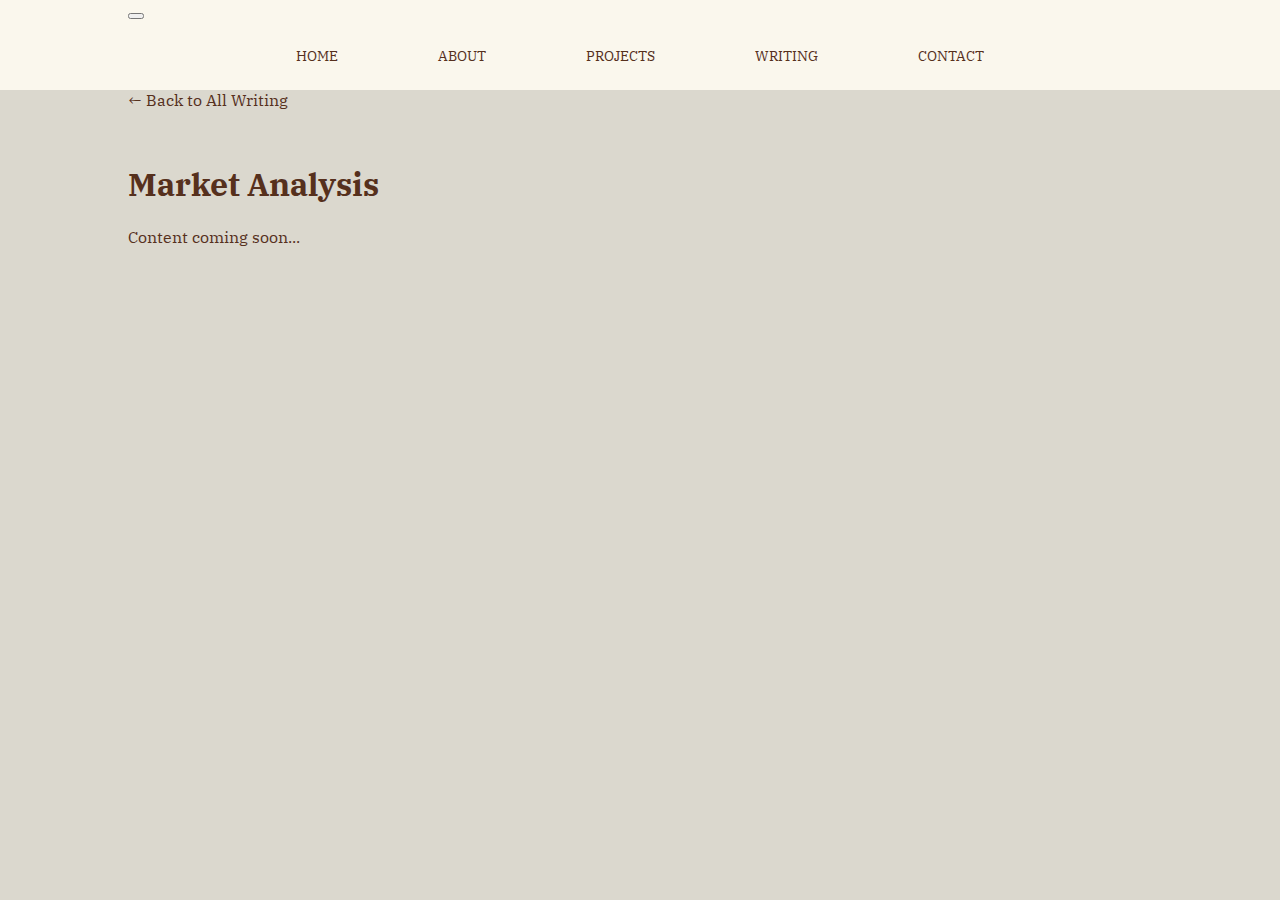
<file: writing-market-analysis.html>
<!DOCTYPE html>
<html lang="en">
  <head>
    <link rel="preconnect" href="https://fonts.googleapis.com" />
    <link rel="preconnect" href="https://fonts.gstatic.com" crossorigin />
    <link
      href="https://fonts.googleapis.com/css2?family=IBM+Plex+Serif:ital,wght@0,100;0,200;0,300;0,400;0,500;0,600;0,700;1,100;1,200;1,300;1,400;1,500;1,600;1,700&family=Libre+Baskerville:ital,wght@0,400;0,700;1,400&display=swap"
      rel="stylesheet"
    />
    <meta charset="utf-8" />
    <meta name="viewport" content="width=device-width, initial-scale=1" />
    <link rel="stylesheet" href="styles.css" />
    <link rel="icon" type="image/png" href="assets/icons/briefcase.png" />

    <title>Market Analysis - Shannon Dooley</title>
  </head>
  <body>
    <header>
      <div class="container">
        <button class="mobile-menu-toggle" aria-label="Toggle menu">
          <span></span>
          <span></span>
          <span></span>
        </button>
        <nav>
          <ul>
            <li><a href="index.html">Home</a></li>
            <li><a href="about.html">About</a></li>
            <li><a href="projects.html">Projects</a></li>
            <li class="dropdown">
              <a href="writing.html">Writing</a>
              <div class="dropdown-content">
                <a href="writing-market-analysis.html">Market Analysis</a>
                <a href="writing-book-reviews.html">Book Reviews</a>
                <a href="writing-essays.html">Essays</a>
              </div>
            </li>
            <li><a href="contact.html">Contact</a></li>
          </ul>
        </nav>
      </div>
    </header>
    <main>
      <section class="page-content">
        <div class="container">
          <a href="writing.html" class="back-link">← Back to All Writing</a>

          <h1>Market Analysis</h1>
          <p>Content coming soon...</p>
        </div>
      </section>
    </main>
    <script>
      // Mobile menu toggle
      const menuToggle = document.querySelector(".mobile-menu-toggle");
      const nav = document.querySelector("nav");
      const body = document.body;
      const dropdowns = document.querySelectorAll(".dropdown");

      menuToggle.addEventListener("click", () => {
        menuToggle.classList.toggle("active");
        nav.classList.toggle("active");
        body.classList.toggle("menu-open");
      });

      // Close menu when clicking outside
      body.addEventListener("click", (e) => {
        if (!nav.contains(e.target) && !menuToggle.contains(e.target)) {
          menuToggle.classList.remove("active");
          nav.classList.remove("active");
          body.classList.remove("menu-open");
        }
      });

      // Mobile dropdown toggle (only on mobile)
      if (window.innerWidth <= 768) {
        dropdowns.forEach((dropdown) => {
          const link = dropdown.querySelector("a");
          link.addEventListener("click", (e) => {
            e.preventDefault();
            dropdown.classList.toggle("active");
          });
        });
      }
    </script>
  </body>
</html>
</file>
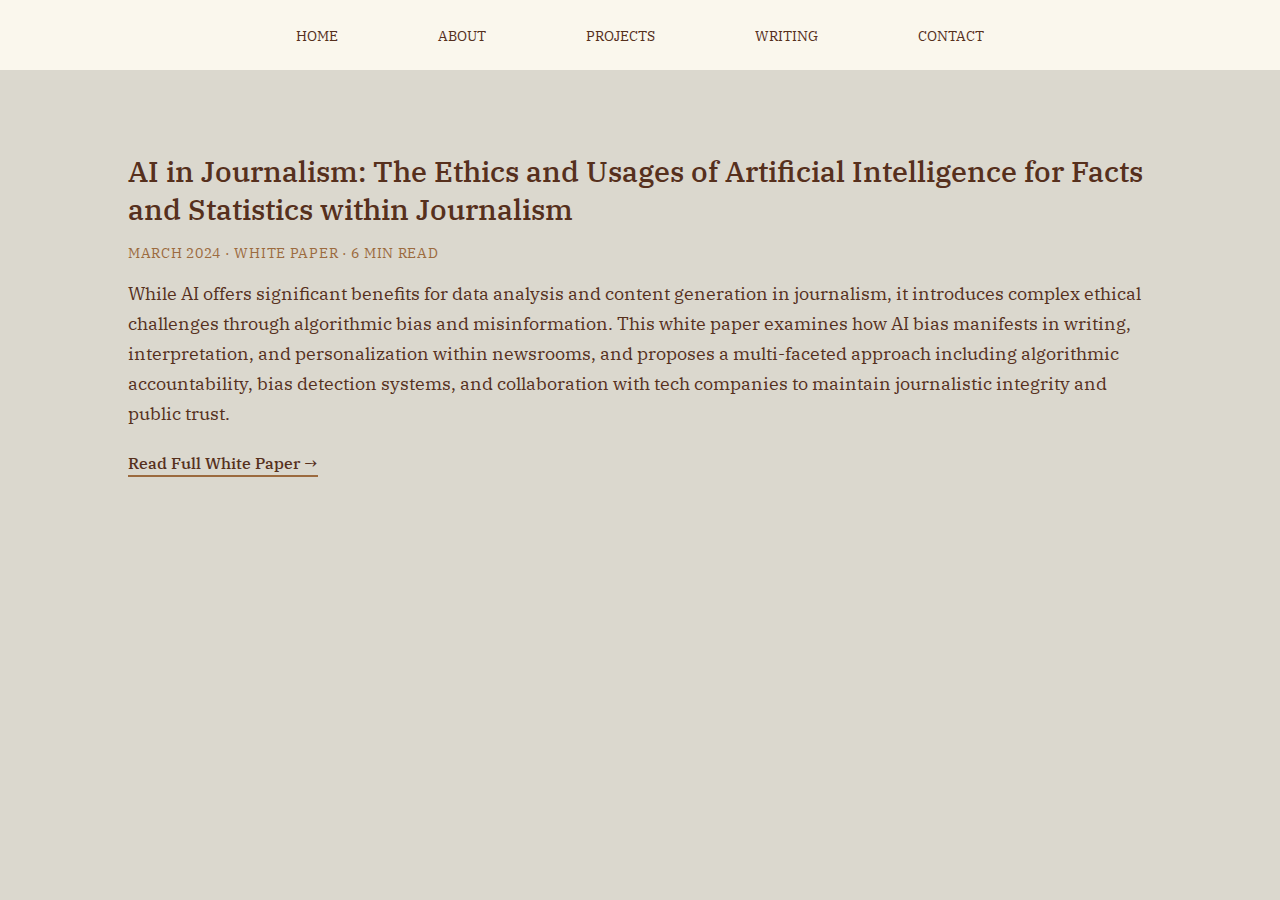
<file: writing.html>
<!DOCTYPE html>
<html lang="en">
  <head>
    <link rel="preconnect" href="https://fonts.googleapis.com" />
    <link rel="preconnect" href="https://fonts.gstatic.com" crossorigin />
    <link
      href="https://fonts.googleapis.com/css2?family=IBM+Plex+Serif:ital,wght@0,100;0,200;0,300;0,400;0,500;0,600;0,700;1,100;1,200;1,300;1,400;1,500;1,600;1,700&family=Libre+Baskerville:ital,wght@0,400;0,700;1,400&display=swap"
      rel="stylesheet"
    />
    <meta charset="utf-8" />
    <meta name="viewport" content="width=device-width, initial-scale=1" />
    <link rel="stylesheet" href="styles.css" />
    <link rel="icon" type="image/png" href="assets/icons/briefcase.png" />

    <title>Writing - Shannon Dooley</title>
  </head>
  <body>
    <header>
      <div class="container">
        <nav>
          <ul>
            <li><a href="index.html">Home</a></li>
            <li><a href="about.html">About</a></li>
            <li><a href="projects.html">Projects</a></li>
            <li class="dropdown">
              <a href="writing.html">Writing</a>
              <div class="dropdown-content">
                <a href="writing-market-analysis.html">Market Analysis</a>
                <a href="writing-book-reviews.html">Book Reviews</a>
                <a href="writing-essays.html">Essays</a>
              </div>
            </li>
            <li><a href="contact.html">Contact</a></li>
          </ul>
        </nav>
      </div>
    </header>
    <main>
      <section class="writing-section">
        <div class="container">
          <div class="writing-item">
            <h1>
              AI in Journalism: The Ethics and Usages of Artificial Intelligence
              for Facts and Statistics within Journalism
            </h1>
            <p class="date">March 2024 · White Paper · 6 min read</p>
            <p class="preview">
              While AI offers significant benefits for data analysis and content
              generation in journalism, it introduces complex ethical challenges
              through algorithmic bias and misinformation. This white paper
              examines how AI bias manifests in writing, interpretation, and
              personalization within newsrooms, and proposes a multi-faceted
              approach including algorithmic accountability, bias detection
              systems, and collaboration with tech companies to maintain
              journalistic integrity and public trust.
            </p>
            <a
              href="assets/documents/AI in Journalism White Paper.pdf"
              class="read-essay"
              >Read Full White Paper →</a
            >
          </div>
        </div>
      </section>
    </main>
  </body>
</html>
</file>
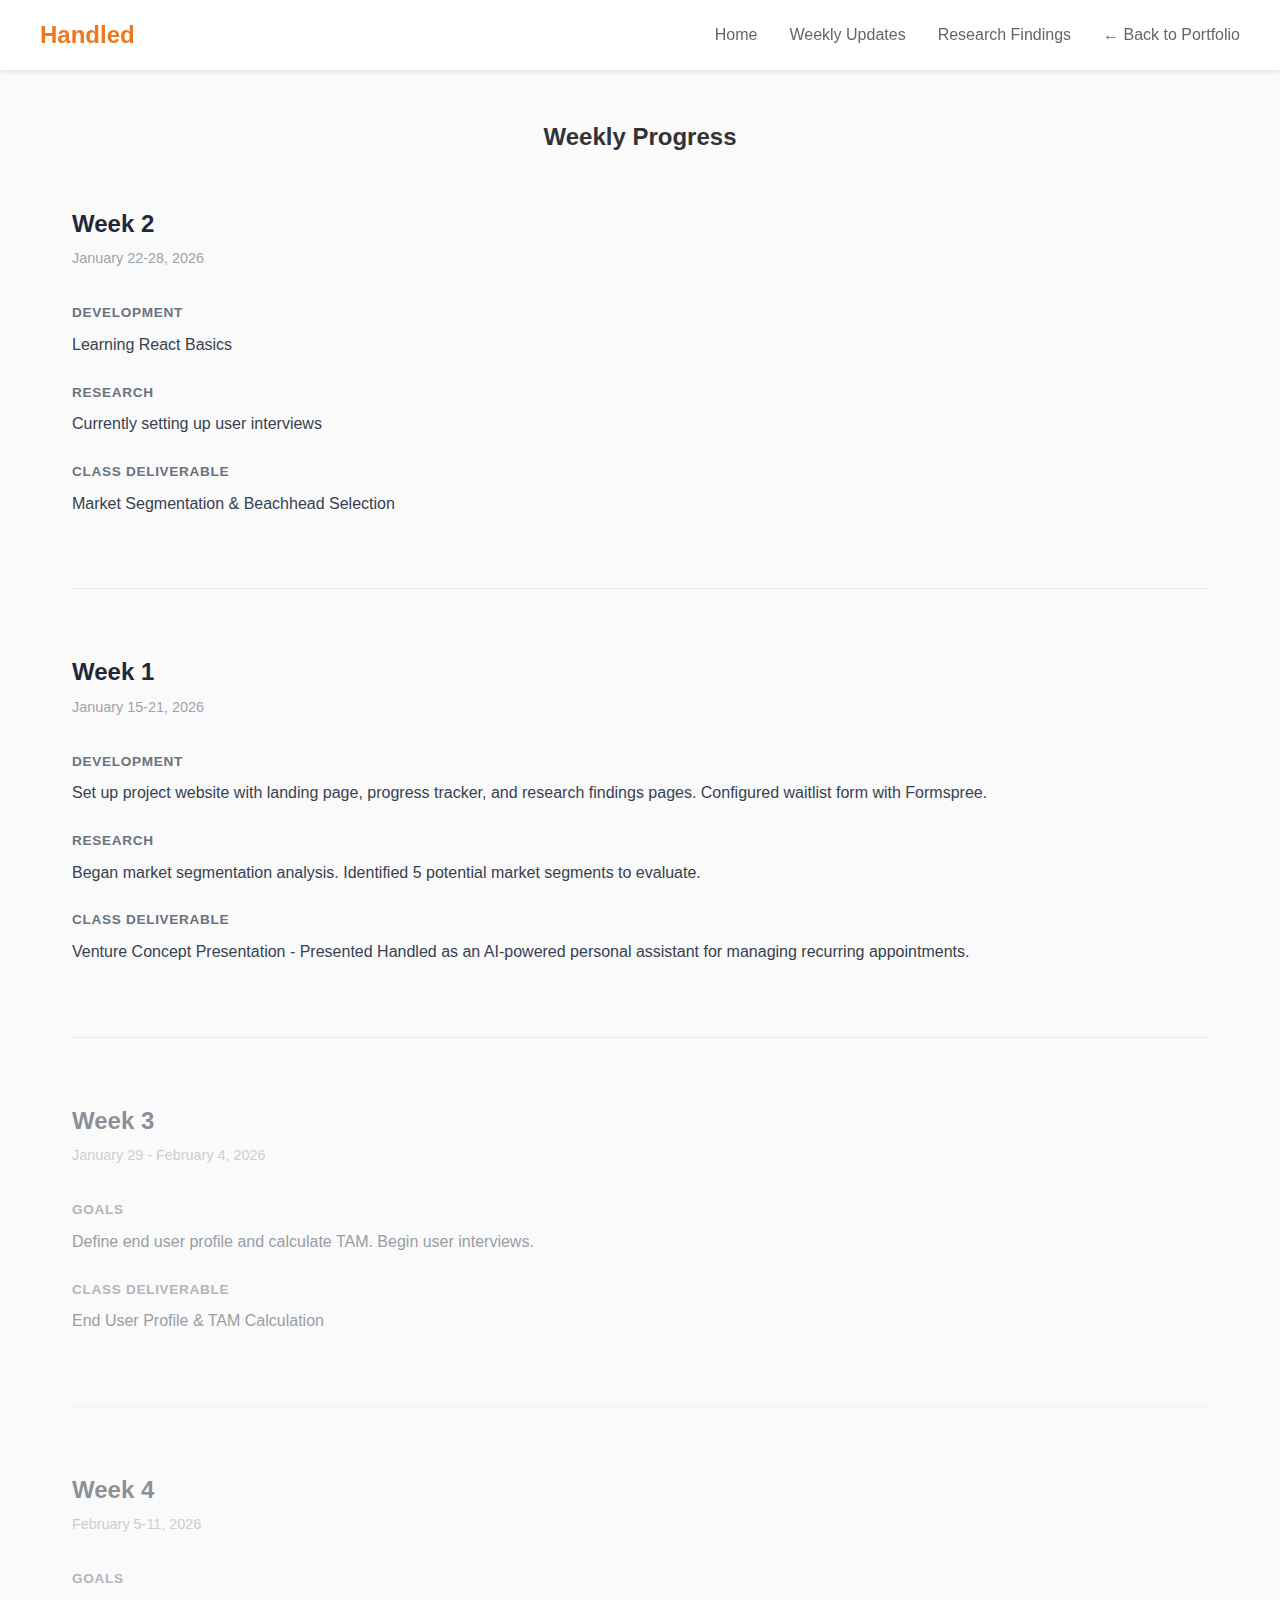
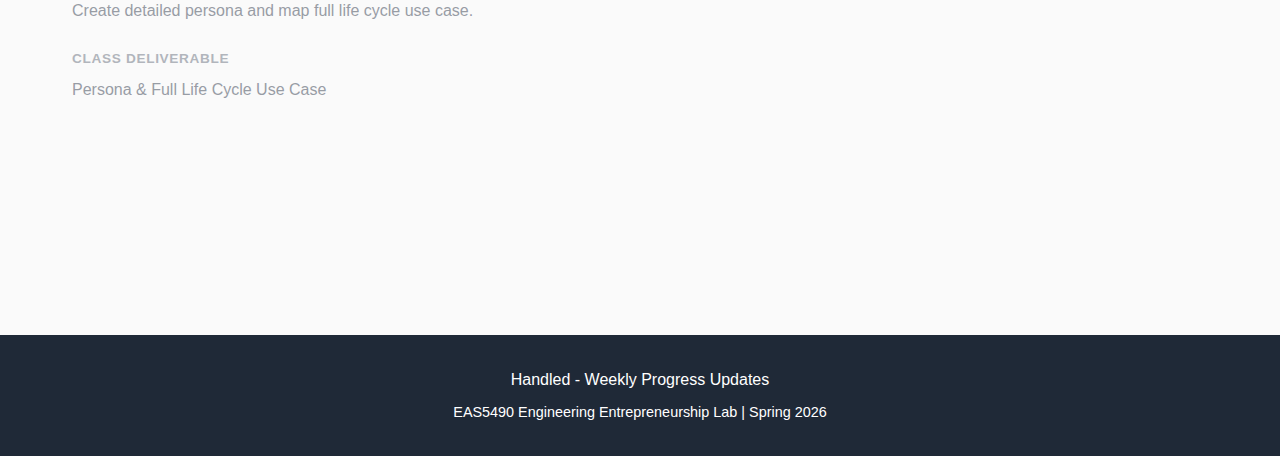
<file: projects/handled/progress.html>
<!DOCTYPE html>
<html lang="en">
  <head>
    <meta charset="UTF-8" />
    <meta name="viewport" content="width=device-width, initial-scale=1.0" />
    <link rel="stylesheet" href="styles.css" />
    <title>Weekly Progress - Handled</title>
    <style>
      .page-header {
        margin-bottom: 3rem;
        text-align: center;
      }

      .week-entry {
        margin-bottom: 4rem;
        padding-bottom: 3rem;
        border-bottom: 1px solid #e5e7eb;
      }

      .week-entry:last-child {
        border-bottom: none;
      }

      .week-header {
        margin-bottom: 2rem;
      }

      .week-header h3 {
        font-size: 1.5rem;
        color: #1f2937;
        margin-bottom: 0.25rem;
      }

      .week-dates {
        color: #9ca3af;
        font-size: 0.9rem;
      }

      .update-section {
        margin-bottom: 1.5rem;
      }

      .update-section h4 {
        font-size: 0.85rem;
        text-transform: uppercase;
        letter-spacing: 0.05em;
        color: #6b7280;
        margin-bottom: 0.5rem;
      }

      .update-section p {
        color: #374151;
        line-height: 1.6;
      }

      .upcoming {
        opacity: 0.5;
      }
    </style>
  </head>
  <body>
    <!-- Navigation -->
    <nav class="nav">
      <div class="nav-content">
        <h1>Handled</h1>
        <ul class="nav-links">
          <li><a href="index.html">Home</a></li>
          <li><a href="progress.html">Weekly Updates</a></li>
          <li><a href="research.html">Research Findings</a></li>
          <li><a href="../../index.html">← Back to Portfolio</a></li>
        </ul>
      </div>
    </nav>

    <div class="container">
      <div class="page-header">
        <h2>Weekly Progress</h2>
      </div>

      <!-- 
        ==========================================
        TEMPLATE - Copy this for each new week:
        ==========================================
        
        <div class="week-entry">
            <div class="week-header">
                <h3>Week X: [Title]</h3>
                <p class="week-dates">[Date Range] | Sprint [#]</p>
            </div>

            <div class="update-section">
                <h4>Development</h4>
                <p>[What you built this week]</p>
            </div>

            <div class="update-section">
                <h4>Research</h4>
                <p>[Interviews conducted, key findings]</p>
            </div>

            <div class="update-section">
                <h4>Class Deliverable</h4>
                <p>[What was due and what you submitted]</p>
            </div>
        </div>
        -->

      <!-- Week 2 -->
      <div class="week-entry">
        <div class="week-header">
          <h3>Week 2</h3>
          <p class="week-dates">January 22-28, 2026</p>
        </div>

        <div class="update-section">
          <h4>Development</h4>
          <p>Learning React Basics</p>
        </div>

        <div class="update-section">
          <h4>Research</h4>
          <p>Currently setting up user interviews</p>
        </div>

        <div class="update-section">
          <h4>Class Deliverable</h4>
          <p>Market Segmentation & Beachhead Selection</p>
        </div>
      </div>

      <!-- Week 1 -->
      <div class="week-entry">
        <div class="week-header">
          <h3>Week 1</h3>
          <p class="week-dates">January 15-21, 2026</p>
        </div>

        <div class="update-section">
          <h4>Development</h4>
          <p>
            Set up project website with landing page, progress tracker, and
            research findings pages. Configured waitlist form with Formspree.
          </p>
        </div>

        <div class="update-section">
          <h4>Research</h4>
          <p>
            Began market segmentation analysis. Identified 5 potential market
            segments to evaluate.
          </p>
        </div>

        <div class="update-section">
          <h4>Class Deliverable</h4>
          <p>
            Venture Concept Presentation - Presented Handled as an AI-powered
            personal assistant for managing recurring appointments.
          </p>
        </div>
      </div>

      <!-- Upcoming Weeks -->
      <div class="week-entry upcoming">
        <div class="week-header">
          <h3>Week 3</h3>
          <p class="week-dates">January 29 - February 4, 2026</p>
        </div>

        <div class="update-section">
          <h4>Goals</h4>
          <p>
            Define end user profile and calculate TAM. Begin user interviews.
          </p>
        </div>

        <div class="update-section">
          <h4>Class Deliverable</h4>
          <p>End User Profile & TAM Calculation</p>
        </div>
      </div>

      <div class="week-entry upcoming">
        <div class="week-header">
          <h3>Week 4</h3>
          <p class="week-dates">February 5-11, 2026</p>
        </div>

        <div class="update-section">
          <h4>Goals</h4>
          <p>Create detailed persona and map full life cycle use case.</p>
        </div>

        <div class="update-section">
          <h4>Class Deliverable</h4>
          <p>Persona & Full Life Cycle Use Case</p>
        </div>
      </div>
    </div>

    <footer>
      <p>Handled - Weekly Progress Updates</p>
      <p style="margin-top: 0.5rem; font-size: 0.9rem">
        EAS5490 Engineering Entrepreneurship Lab | Spring 2026
      </p>
    </footer>
  </body>
</html>
</file>
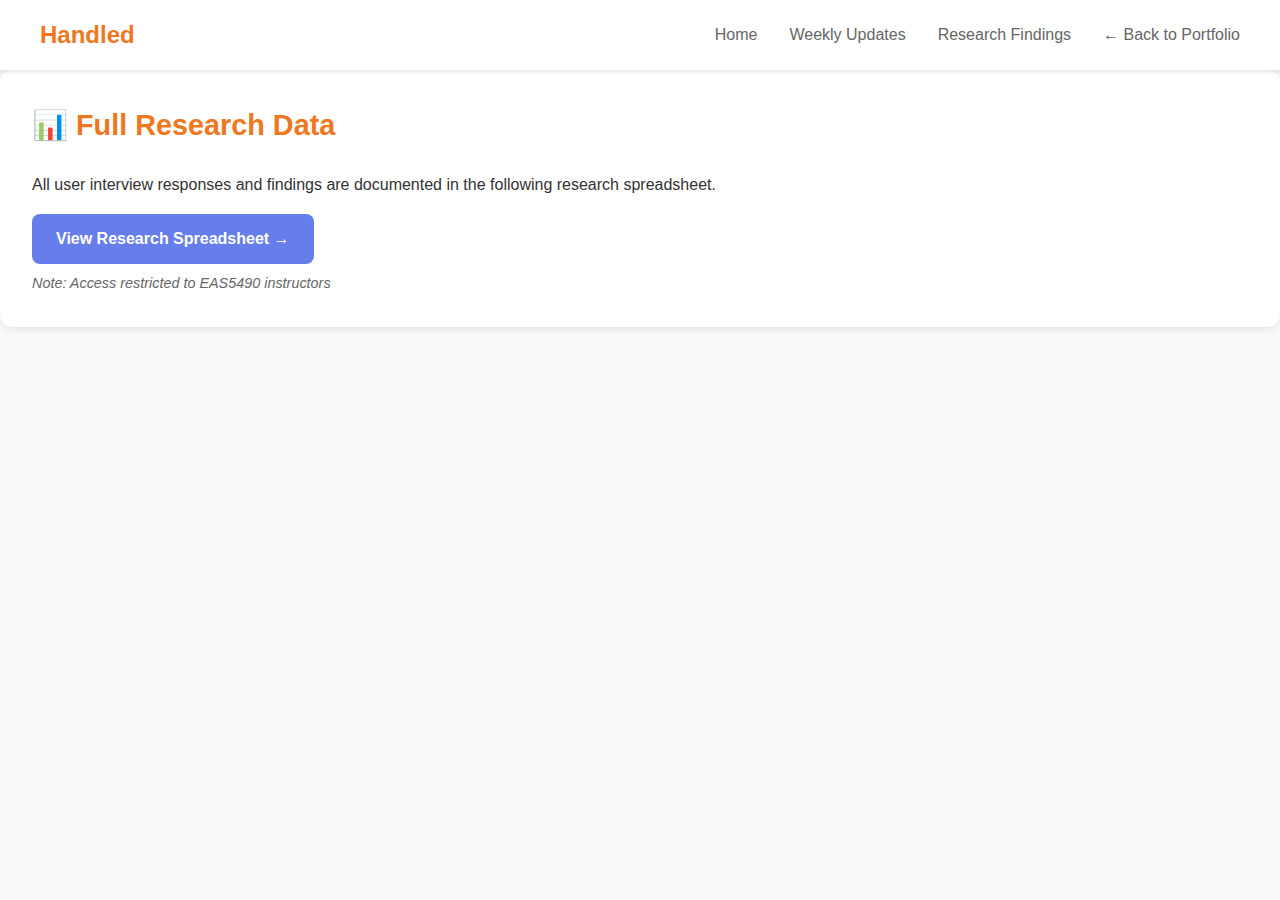
<file: projects/handled/research.html>
<!DOCTYPE html>
<html lang="en">
  <head>
    <meta charset="UTF-8" />
    <meta name="viewport" content="width=device-width, initial-scale=1.0" />
    <link rel="stylesheet" href="styles.css" />
    <title>Handled - Shannon Dooley</title>
  </head>
  <body>
    <!-- Navigation -->
    <nav class="nav">
      <div class="nav-content">
        <h1>Handled</h1>
        <ul class="nav-links">
          <li><a href="index.html">Home</a></li>
          <li><a href="progress.html">Weekly Updates</a></li>
          <li><a href="research.html">Research Findings</a></li>
          <li><a href="../../index.html">← Back to Portfolio</a></li>
        </ul>
      </div>
    </nav>

    <!-- Research Data -->
    <section class="section">
      <h3>📊 Full Research Data</h3>
      <p style="margin-bottom: 1rem">
        All user interview responses and findings are documented in the
        following research spreadsheet.
      </p>
      <a
        href="https://docs.google.com/spreadsheets/d/1bL7r8-szPpIu8Kluik6-0ayxjp5Fs9y2auko7O36elw/edit?usp=sharing"
        target="_blank"
        class="deliverable-link"
        style="
          font-size: 1rem;
          padding: 0.75rem 1.5rem;
          background: #667eea;
          color: white;
          border-radius: 8px;
          text-decoration: none;
          display: inline-block;
        "
      >
        View Research Spreadsheet →
      </a>
      <p style="margin-top: 0.5rem; font-size: 0.9rem; color: #666">
        <em>Note: Access restricted to EAS5490 instructors</em>
      </p>
    </section>
  </body>
</html>
</file>
<file: styles.css>
body {
  margin: 0;
  background-color: #dbd8ce;
  font-family: "IBM Plex Serif", serif;
  font-weight: 400;
  color: #56301d;
}

.container {
  width: 80%;
  margin: 0 auto;
}

header {
  background: #faf7ed;
}

header::after {
  content: "";
  display: table;
  clear: both;
}

nav ul {
  margin: 0;
  padding: 0;
  list-style: none;

  display: flex;
  justify-content: center;
  gap: 100px;
}

nav li {
  display: inline-block;
  padding-top: 25px;
  padding-bottom: 25px;
  position: relative;
}

nav a {
  color: #56301d;
  text-decoration: none;
  text-transform: uppercase;
  font-size: 14px;
}

nav a:hover {
  color: #9c6b3f;
}

nav a::before {
  content: "";
  display: block;
  height: 5px;
  width: 100%;
  background-color: #9c6b3f;

  position: absolute;
  top: 0;
  width: 0%;

  transition: all ease-in-out 250ms;
}

nav a:hover::before {
  width: 100%;
}
.hero {
  display: grid;
  grid-template-columns: 2fr 1fr;
  min-height: calc(100vh - 74px);
}

.hero-text {
  display: flex;
  flex-direction: column;
  justify-content: center;
  align-items: center;
  text-align: center;
  padding: 2rem;
}

.hero-text > div {
  width: 100%;
  max-width: 45ch;
}

.hero-text .role {
  color: #56301d;
  font-size: 0.9rem;
  letter-spacing: 0.15em;
  text-transform: uppercase;
  margin-bottom: 1rem;
}

.hero-text h1 {
  color: black;
  font-size: 3.5rem;
  line-height: 1.1;
  font-weight: 400;
  margin: 0 0 2rem 0;
}

.hero-text .description {
  color: #56301d;

  font-size: 1.1rem;
  line-height: 1.6;
  margin: 0;
  text-align: center;
}

.hero-image {
  width: 100%;
  height: 100%;
  overflow: hidden;
}

.hero-image img {
  width: 100%;
  height: 100%;
  object-fit: cover;
  display: block;
}

.dropdown {
  position: relative;
}

.dropdown-content {
  display: none;
  position: absolute;
  top: 100%;
  left: 50%;
  transform: translateX(-50%);
  background-color: #faf7ed;
  min-width: 200px;
  box-shadow: 0px 8px 16px 0px rgba(86, 48, 29, 0.2);
  z-index: 1;
  padding: 10px 0;
  margin-top: 0;
}

.dropdown-content a {
  color: #56301d;
  padding: 12px 20px;
  text-decoration: none;
  display: block;
  text-transform: none;
  font-size: 14px;
  transition: background-color 0.3s ease;
}

.dropdown-content a:hover {
  background-color: #dbd8ce;
}

.dropdown-content a::before {
  display: none;
}

.dropdown:hover .dropdown-content {
  display: block;
}

/* About Page Styles */
.about-hero {
  padding: 5rem 0;
}

.about-intro {
  display: grid;
  grid-template-columns: 400px 1fr;
  gap: 4rem;
  align-items: start;
}

.headshot {
  width: 400px;
  height: 400px;
  border-radius: 50%;
  overflow: hidden;
}

.headshot img {
  width: 100%;
  height: 100%;
  object-fit: cover;
  display: block;
}

.about-text h1 {
  font-size: 3.5rem;
  margin: 0 0 0.5rem 0;
  color: #56301d;
  font-weight: 400;
}

.about-text .subtitle {
  font-size: 0.9rem;
  letter-spacing: 0.15em;
  text-transform: uppercase;
  color: #56301d;
  margin: 0 0 2rem 0;
}

.about-text .bio {
  font-size: 1.2rem;
  line-height: 1.7;
  color: #56301d;
  max-width: 600px;
}

.about-details {
  padding: 3rem 30px 5rem 30px;
  border-top: 3px solid #9c6b3f;
  margin-top: 3rem;
}

.detail-section {
  margin-bottom: 3rem;
}

.detail-section h2 {
  font-size: 1.5rem;
  margin-bottom: 1rem;
  color: #56301d;
  font-weight: 500;
}

.detail-section p {
  font-size: 1.1rem;
  line-height: 1.6;
  color: #56301d;
  margin: 0.5rem 0;
}

.detail-section.links {
  display: flex;
  gap: 2rem;
}

.detail-section.links a {
  color: #faf7ed;
  background-color: #56301d;
  text-decoration: none;
  font-size: 1.1rem;
  padding: 0.75rem 2rem;
  border-radius: 4px;
  transition: background-color 0.3s ease;
  display: inline-block;
}

.detail-section.links a:hover {
  background-color: #9c6b3f;
}

/* Writing Page Styles */
/* Writing Page Styles - for both list and individual essays */
.writing-section {
  padding: 4rem 0;
}

.writing-section .container {
  padding-left: 60px;
  padding-right: 60px;
  max-width: 1100px;
  margin: 0 auto;
}

/* Styles for the writing list page */
.writing-section h1 {
  font-size: 3rem;
  margin-bottom: 1rem;
  color: #56301d;
  font-weight: 400;
}

.writing-section > .container > p {
  font-size: 1.2rem;
  line-height: 1.7;
  color: #56301d;
  margin-bottom: 3rem;
}

.writing-item {
  margin-bottom: 3rem;
  padding-bottom: 3rem;
  border-bottom: 1px solid #9c6b3f;
}

.writing-item:last-child {
  border-bottom: none;
}

.writing-item h1,
.writing-item h3 {
  font-size: 1.8rem;
  margin-bottom: 0.5rem;
  color: #56301d;
  line-height: 1.3;
  font-weight: 500;
}

.writing-item .date {
  font-size: 0.9rem;
  color: #9c6b3f;
  margin-bottom: 1rem;
  text-transform: uppercase;
  letter-spacing: 0.05em;
}

.writing-item .preview {
  font-size: 1.1rem;
  line-height: 1.7;
  margin-bottom: 1.5rem;
  color: #56301d;
}

.read-essay,
.read-more {
  color: #56301d;
  text-decoration: none;
  font-weight: 500;
  font-size: 1rem;
  border-bottom: 2px solid #9c6b3f;
  padding-bottom: 2px;
  transition: color 0.3s ease, border-color 0.3s ease;
  display: inline-block;
}

.read-essay:hover,
.read-more:hover {
  color: #9c6b3f;
  border-color: #56301d;
}

/* Styles for individual essay pages */
.essay-content {
  padding: 4rem 0;
}

.essay-content .container {
  padding-left: 60px;
  padding-right: 60px;
  max-width: 900px;
  margin: 0 auto;
}

.essay-content h1 {
  font-size: 2.5rem;
  margin-bottom: 1rem;
  color: #56301d;
  font-weight: 500;
  line-height: 1.2;
}

.essay-content h2 {
  font-size: 1.8rem;
  margin-top: 2.5rem;
  margin-bottom: 1rem;
  color: #56301d;
  font-weight: 500;
}

.essay-content h3 {
  font-size: 1.4rem;
  margin-top: 2rem;
  margin-bottom: 0.8rem;
  color: #56301d;
  font-weight: 500;
}

.essay-content p {
  font-size: 1.1rem;
  line-height: 1.8;
  margin-bottom: 1.5rem;
  color: #56301d;
}

.essay-content ul,
.essay-content ol {
  margin-bottom: 1.5rem;
  padding-left: 2rem;
}

.essay-content li {
  font-size: 1.1rem;
  line-height: 1.8;
  margin-bottom: 0.5rem;
  color: #56301d;
}

.essay-content blockquote {
  border-left: 4px solid #9c6b3f;
  padding-left: 1.5rem;
  margin: 2rem 0;
  font-style: italic;
  color: #56301d;
}

.essay-content img {
  max-width: 100%;
  height: auto;
  margin: 2rem 0;
}

.essay-content .date {
  font-size: 0.9rem;
  color: #9c6b3f;
  margin-bottom: 2rem;
  text-transform: uppercase;
  letter-spacing: 0.05em;
}

/* Back link for essay pages */
.back-link {
  display: inline-block;
  margin-bottom: 2rem;
  color: #56301d;
  text-decoration: none;
  font-size: 1rem;
  transition: color 0.3s ease;
}

.back-link:hover {
  color: #9c6b3f;
}
</file>
<file: projects/handled/styles.css>
* {
  margin: 0;
  padding: 0;
  box-sizing: border-box;
}

body {
  font-family: -apple-system, BlinkMacSystemFont, "Segoe UI", Roboto, Oxygen,
    Ubuntu, Cantarell, sans-serif;
  line-height: 1.6;
  color: #333;
  background: #fafafa;
}

/* Navigation */
.nav {
  background: white;
  padding: 1rem 2rem;
  box-shadow: 0 2px 4px rgba(0, 0, 0, 0.1);
  position: sticky;
  top: 0;
  z-index: 100;
}

.nav-content {
  max-width: 1200px;
  margin: 0 auto;
  display: flex;
  justify-content: space-between;
  align-items: center;
}

.nav h1 {
  font-size: 1.5rem;
  color: #ed781f;
}

.nav-links {
  display: flex;
  gap: 2rem;
  list-style: none;
}

.nav-links a {
  text-decoration: none;
  color: #666;
  font-weight: 500;
  transition: color 0.2s;
}

.nav-links a:hover {
  color: #ed781f;
}

/* Hero Section */
.hero-section {
  background: linear-gradient(135deg, #f5d176 0%, #76e2f5 100%);
  color: white;
  padding: 4rem 2rem;
  text-align: center;
}

.brick-logo {
  display: flex;
  justify-content: center;
  align-items: center;
  gap: 8px;
  margin-bottom: 2rem;
}

.brick {
  width: 55px;
  height: 65px;
  background: white;
  border-radius: 8px;
  overflow: hidden;
  box-shadow: 0 2px 8px rgba(0, 0, 0, 0.2);
  display: flex;
  flex-direction: column;
}

.calendar-header {
  background: #76f593;
  height: 18px;
  flex-shrink: 0;
}

.letter {
  flex: 1;
  display: flex;
  align-items: center;
  justify-content: center;
  font-size: 1.6rem;
  font-weight: 700;
  color: #ed781f;
}

.hero-section h2 {
  font-size: 3rem;
  margin-bottom: 1rem;
}

.hero-section p {
  font-size: 1.3rem;
  margin-bottom: 2rem;
  opacity: 0.95;
}

.cta-button {
  display: inline-block;
  background: white;
  color: #ed781f;
  padding: 1rem 2rem;
  border-radius: 8px;
  text-decoration: none;
  font-weight: 600;
  transition: transform 0.2s;
}

.cta-button:hover {
  transform: translateY(-2px);
}

/* Container */
.container {
  max-width: 1200px;
  margin: 0 auto;
  padding: 3rem 2rem;
}

/* Section Styles */
.section {
  background: white;
  border-radius: 12px;
  padding: 2rem;
  margin-bottom: 2rem;
  box-shadow: 0 2px 8px rgba(0, 0, 0, 0.1);
}

.section h3 {
  font-size: 1.8rem;
  margin-bottom: 1.5rem;
  color: #ed781f;
}

/* Problem-Solution Grid */
.problem-solution-grid {
  display: grid;
  grid-template-columns: repeat(auto-fit, minmax(300px, 1fr));
  gap: 2rem;
  margin-top: 1rem;
}

.card {
  padding: 1.5rem;
  border-left: 4px solid #ed781f;
  background: #fff9f5;
  border-radius: 8px;
}

.card h4 {
  margin-bottom: 0.5rem;
  color: #333;
}

.card p {
  color: #555;
  line-height: 1.6;
}

/* Stats Grid */
.stats-grid {
  display: grid;
  grid-template-columns: repeat(auto-fit, minmax(200px, 1fr));
  gap: 1.5rem;
  margin-top: 1.5rem;
}

.stat-card {
  text-align: center;
  padding: 1.5rem;
  background: linear-gradient(135deg, #f5d176 0%, #76e2f5 100%);
  color: white;
  border-radius: 12px;
}

.stat-card .number {
  font-size: 2.5rem;
  font-weight: bold;
  display: block;
  margin-bottom: 0.5rem;
}

.stat-card .label {
  font-size: 0.9rem;
  opacity: 0.9;
}

/* Progress Tracker */
.progress-tracker {
  margin-top: 1.5rem;
}

.sprint {
  margin-bottom: 1.5rem;
  padding: 1rem;
  border-radius: 8px;
  background: #f8f9fa;
}

.sprint-header {
  display: flex;
  justify-content: space-between;
  align-items: center;
  margin-bottom: 0.5rem;
  flex-wrap: wrap;
  gap: 0.5rem;
}

.sprint-title {
  font-weight: 600;
  color: #333;
}

.sprint-status {
  padding: 0.25rem 0.75rem;
  border-radius: 12px;
  font-size: 0.85rem;
  font-weight: 600;
}

.status-complete {
  background: #d1fae5;
  color: #065f46;
}

.status-in-progress {
  background: #fef3c7;
  color: #92400e;
}

.status-upcoming {
  background: #e5e7eb;
  color: #4b5563;
}

.progress-bar {
  height: 8px;
  background: #e5e7eb;
  border-radius: 4px;
  overflow: hidden;
  margin-top: 0.5rem;
}

.progress-fill {
  height: 100%;
  background: linear-gradient(90deg, #f5d176 0%, #76e2f5 100%);
  transition: width 0.3s;
}

/* Deliverables List */
.deliverables-list {
  margin-top: 1.5rem;
}

.deliverable-item {
  display: flex;
  align-items: flex-start;
  gap: 1rem;
  padding: 1rem;
  margin-bottom: 1rem;
  background: #fff9f5;
  border-radius: 8px;
  border-left: 3px solid #ed781f;
}

.deliverable-icon {
  font-size: 1.5rem;
  min-width: 30px;
}

.deliverable-content h4 {
  margin-bottom: 0.25rem;
  color: #333;
}

.deliverable-content p {
  color: #666;
  font-size: 0.9rem;
  margin: 0.5rem 0;
}

.deliverable-link {
  color: #ed781f;
  text-decoration: none;
  font-size: 0.85rem;
  font-weight: 600;
}

.deliverable-link:hover {
  text-decoration: underline;
}

/* Waitlist Section */
.waitlist-section {
  background: linear-gradient(135deg, #f5d176 0%, #76e2f5 100%);
  color: white;
  padding: 2rem;
  border-radius: 12px;
  margin-top: 2rem;
}

.waitlist-form {
  display: flex;
  gap: 1rem;
  max-width: 500px;
  flex-wrap: wrap;
}

.waitlist-form input {
  flex: 1;
  padding: 0.75rem;
  border: none;
  border-radius: 8px;
  font-size: 1rem;
  min-width: 200px;
}

.waitlist-form button {
  padding: 0.75rem 2rem;
  background: white;
  color: #ed781f;
  border: none;
  border-radius: 8px;
  font-weight: 600;
  cursor: pointer;
  transition: transform 0.2s;
}

.waitlist-form button:hover {
  transform: translateY(-2px);
}

/* Footer */
footer {
  background: #1f2937;
  color: white;
  padding: 2rem;
  text-align: center;
  margin-top: 3rem;
}

footer a {
  color: #76e2f5;
  text-decoration: none;
}

footer a:hover {
  text-decoration: underline;
}

/* Responsive Design */
@media (max-width: 768px) {
  .hero-section h2 {
    font-size: 2rem;
  }

  .hero-section p {
    font-size: 1rem;
  }

  .brick-logo {
    gap: 6px;
  }

  .brick {
    width: 40px;
    height: 50px;
  }

  .calendar-header {
    height: 14px;
  }

  .letter {
    font-size: 1.2rem;
  }

  .problem-solution-grid,
  .stats-grid {
    grid-template-columns: 1fr;
  }

  .nav-links {
    gap: 1rem;
    font-size: 0.9rem;
  }

  .nav-content {
    flex-direction: column;
    gap: 1rem;
  }

  .waitlist-form {
    flex-direction: column;
  }

  .waitlist-form input,
  .waitlist-form button {
    width: 100%;
  }
}
</file>
